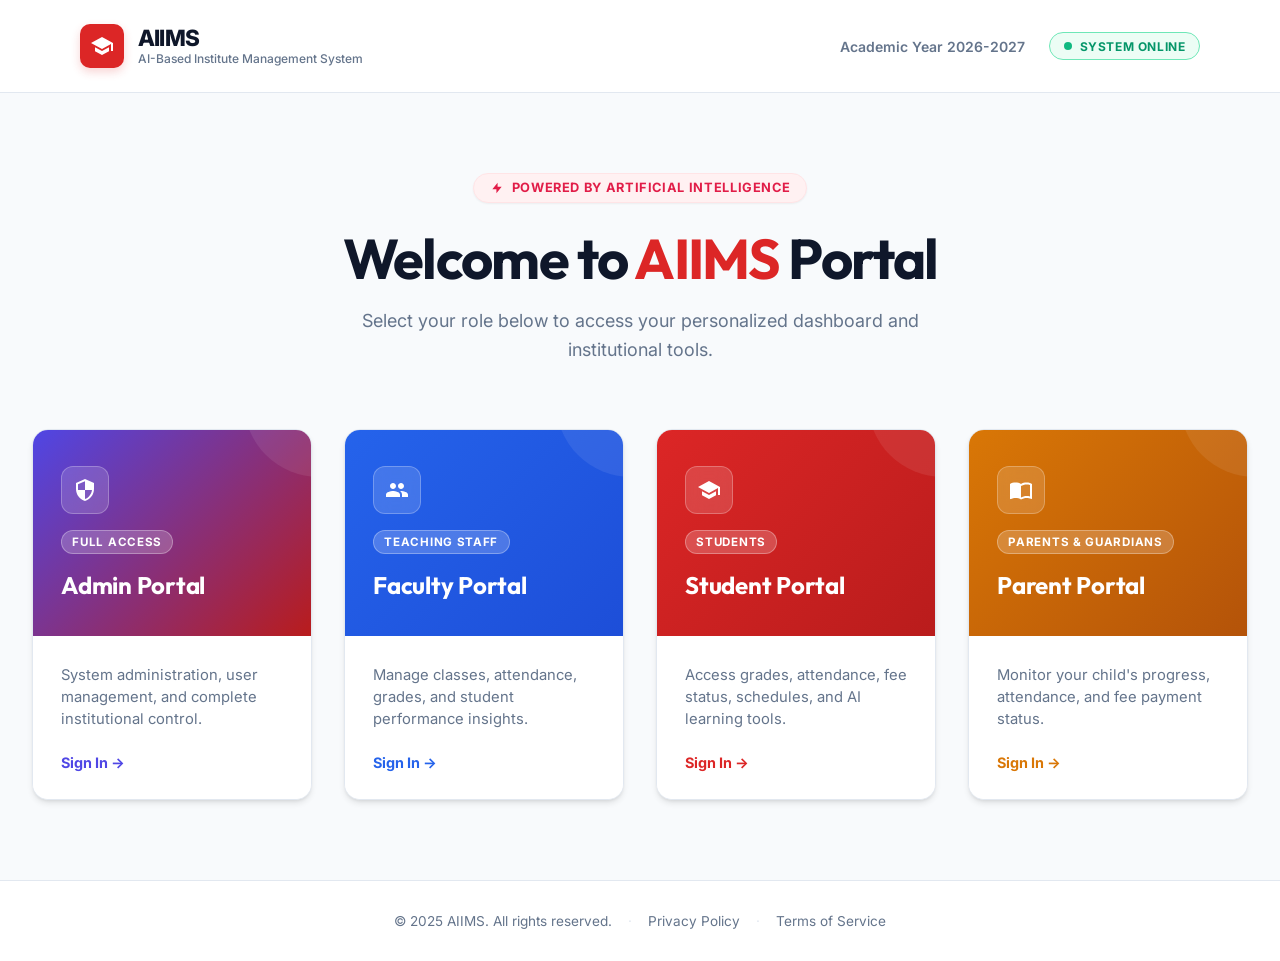
<file: index.html>
<!DOCTYPE html>
<html lang="en">

<head>
  <meta charset="UTF-8">
  <meta name="viewport" content="width=device-width, initial-scale=1.0">
  <title>AIIMS - AI-Based Institute Management System</title>
  <meta name="description"
    content="AIIMS â€” AI-powered portal for Admins, Faculty, Students, and Parents. Select your role to access your personalized dashboard.">
  <link rel="stylesheet" href="style.css">
  <style>
    /* User requested red overrides */
    .brand-icon { background-color: #dc2626 !important; box-shadow: 0 4px 10px rgba(220, 38, 38, 0.2) !important; }
    .hero-title span { color: #dc2626 !important; }
    
    .portal-card.theme-student .card-header { background: linear-gradient(135deg, #dc2626, #b91c1c) !important; }
    .portal-card.theme-student .card-action-link { color: #dc2626 !important; }
    .portal-card.theme-student:hover { border-color: #fca5a5 !important; }
  </style>
</head>

<body>

  <!-- Header -->
  <header class="landing-header">
    <div class="brand-container">
      <div class="brand-icon">
        <!-- AIIMS Grid -->
        <svg xmlns="http://www.w3.org/2000/svg" viewBox="0 0 24 24" width="24" height="24" fill="white">
          <path d="M5 13.18v4L12 21l7-3.82v-4L12 17l-7-3.82zM12 3L1 9l11 6 9-4.91V17h2V9L12 3z" />
        </svg>
      </div>
      <div class="brand-text-wrapper">
        <span class="brand-title">AIIMS</span>
        <span class="brand-subtitle">AI-Based Institute Management System</span>
      </div>
    </div>
    <div class="header-meta">
      <div class="academic-year">Academic Year 2026-2027</div>
      <div class="system-status">
        <span class="status-dot"></span>
        System Online
      </div>
    </div>
  </header>

  <!-- Main Content -->
  <main style="flex-grow: 1; display: flex; flex-direction: column; justify-content: center;">

    <!-- Hero Section -->
    <section class="hero-section animate-fade-in-up">
      <div class="ai-badge">
        <svg xmlns="http://www.w3.org/2000/svg" viewBox="0 0 24 24" width="14" height="14" fill="currentColor">
          <path d="M13 10V3L4 14h7v7l9-11h-7z" />
        </svg>
        Powered by Artificial Intelligence
      </div>
      <h1 class="hero-title">Welcome to <span>AIIMS</span> Portal</h1>
      <p class="hero-subtitle">Select your role below to access your personalized dashboard and institutional tools.</p>
    </section>

    <!-- Portals Card Grid â€” cards link to login pages -->
    <section class="portals-grid animate-fade-in" style="animation-delay: 0.2s;">

      <!-- Admin Portal Card -->
      <a href="login-admin.html" class="portal-card theme-admin">
        <div class="card-header">
          <div class="card-icon-container">
            <!-- Shield Icon -->
            <svg xmlns="http://www.w3.org/2000/svg" viewBox="0 0 24 24" fill="white" width="24" height="24">
              <path
                d="M12 1L3 5v6c0 5.55 3.84 10.74 9 12 5.16-1.26 9-6.45 9-12V5l-9-4zm0 10.99h7c-.53 4.12-3.28 7.79-7 8.94V12H5V6.3l7-3.11v8.8z" />
            </svg>
          </div>
          <div class="card-role-badge">Full Access</div>
          <h2 class="portal-title">Admin Portal</h2>
        </div>
        <div class="card-body">
          <p class="portal-description">System administration, user management, and complete institutional control.</p>
          <span class="card-action-link">Sign In &rarr;</span>
        </div>
      </a>

      <!-- Faculty Portal Card -->
      <a href="login-faculty.html" class="portal-card theme-faculty">
        <div class="card-header">
          <div class="card-icon-container">
            <!-- Users Icon -->
            <svg xmlns="http://www.w3.org/2000/svg" viewBox="0 0 24 24" fill="white" width="24" height="24">
              <path
                d="M16 11c1.66 0 2.99-1.34 2.99-3S17.66 5 16 5c-1.66 0-3 1.34-3 3s1.34 3 3 3zm-8 0c1.66 0 2.99-1.34 2.99-3S9.66 5 8 5C6.34 5 5 6.34 5 8s1.34 3 3 3zm0 2c-2.33 0-7 1.17-7 3.5V19h14v-2.5c0-2.33-4.67-3.5-7-3.5zm8 0c-.29 0-.62.02-.97.05 1.16.84 1.97 1.97 1.97 3.45V19h6v-2.5c0-2.33-4.67-3.5-7-3.5z" />
            </svg>
          </div>
          <div class="card-role-badge">Teaching Staff</div>
          <h2 class="portal-title">Faculty Portal</h2>
        </div>
        <div class="card-body">
          <p class="portal-description">Manage classes, attendance, grades, and student performance insights.</p>
          <span class="card-action-link">Sign In &rarr;</span>
        </div>
      </a>

      <!-- Student Portal Card -->
      <a href="login-student.html" class="portal-card theme-student">
        <div class="card-header">
          <div class="card-icon-container">
            <!-- Graduation Cap Icon -->
            <svg xmlns="http://www.w3.org/2000/svg" viewBox="0 0 24 24" fill="white" width="24" height="24">
              <path d="M5 13.18v4L12 21l7-3.82v-4L12 17l-7-3.82zM12 3L1 9l11 6 9-4.91V17h2V9L12 3z" />
            </svg>
          </div>
          <div class="card-role-badge">Students</div>
          <h2 class="portal-title">Student Portal</h2>
        </div>
        <div class="card-body">
          <p class="portal-description">Access grades, attendance, fee status, schedules, and AI learning tools.</p>
          <span class="card-action-link">Sign In &rarr;</span>
        </div>
      </a>

      <!-- Parent Portal Card -->
      <a href="login-parent.html" class="portal-card theme-parent">
        <div class="card-header">
          <div class="card-icon-container">
            <!-- Open Book Icon -->
            <svg xmlns="http://www.w3.org/2000/svg" viewBox="0 0 24 24" fill="white" width="24" height="24">
              <path
                d="M21 5c-1.11-.35-2.33-.5-3.5-.5-1.95 0-4.05.4-5.5 1.5-1.45-1.1-3.55-1.5-5.5-1.5S2.45 4.9 1 6v14.65c0 .25.25.5.5.5.1 0 .15-.05.25-.05C3.1 20.45 5.05 20 6.5 20c1.95 0 4.05.4 5.5 1.5 1.35-.85 3.8-1.5 5.5-1.5 1.65 0 3.35.3 4.75 1.05.1.05.15.05.25.05.25 0 .5-.25.5-.5V6c-.6-.45-1.25-.75-2-1zm0 13.5c-1.1-.35-2.3-.5-3.5-.5-1.7 0-4.15.65-5.5 1.5V8c1.35-.85 3.8-1.5 5.5-1.5 1.2 0 2.4.15 3.5.5v11.5z" />
            </svg>
          </div>
          <div class="card-role-badge">Parents &amp; Guardians</div>
          <h2 class="portal-title">Parent Portal</h2>
        </div>
        <div class="card-body">
          <p class="portal-description">Monitor your child's progress, attendance, and fee payment status.</p>
          <span class="card-action-link">Sign In &rarr;</span>
        </div>
      </a>

    </section>
  </main>

  <!-- Footer -->
  <footer class="landing-footer">
    <div class="footer-content">
      <span>&copy; 2025 AIIMS. All rights reserved.</span>
      <span class="footer-separator">&middot;</span>
      <a href="#" class="footer-link">Privacy Policy</a>
      <span class="footer-separator">&middot;</span>
      <a href="#" class="footer-link">Terms of Service</a>
    </div>
  </footer>

</body>

</html>
</file>
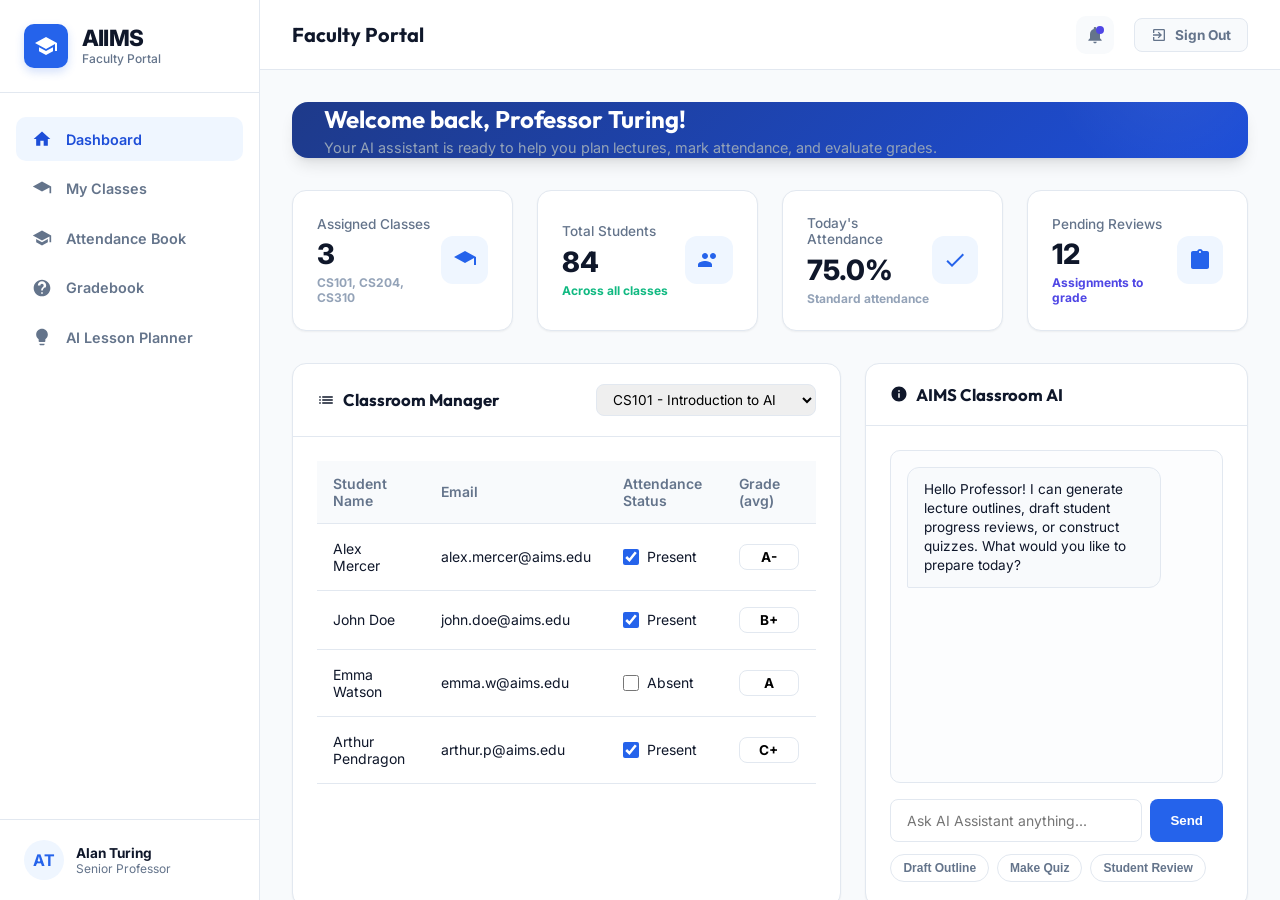
<file: faculty.html>
﻿<!DOCTYPE html>
<html lang="en">
<head>
  <meta charset="UTF-8">
  <meta name="viewport" content="width=device-width, initial-scale=1.0">
  <title>Faculty Portal - AIMS</title>
  <link rel="stylesheet" href="style.css">
</head>
<body>

  <div class="dashboard-wrapper theme-faculty-portal">
    
    <!-- Sidebar -->
    <aside class="sidebar">
      <div class="sidebar-header">
        <a href="index.html" class="brand-container">
          <div class="brand-icon" style="background-color: var(--faculty-blue); box-shadow: 0 4px 10px rgba(37, 99, 235, 0.2);">
            <svg xmlns="http://www.w3.org/2000/svg" viewBox="0 0 24 24" width="24" height="24" fill="white">
              <path d="M5 13.18v4L12 21l7-3.82v-4L12 17l-7-3.82zM12 3L1 9l11 6 9-4.91V17h2V9L12 3z"/>
            </svg>
          </div>
          <div class="brand-text-wrapper">
            <span class="brand-title">AIIMS</span>
            <span class="brand-subtitle">Faculty Portal</span>
          </div>
        </a>
      </div>
      
      <nav class="sidebar-nav">
        <a href="#" class="sidebar-nav-item active">
          <!-- Dashboard Icon -->
          <svg viewBox="0 0 24 24"><path d="M10 20v-6h4v6h5v-8h3L12 3 2 12h3v8z"/></svg>
          Dashboard
        </a>
        <a href="#" class="sidebar-nav-item">
          <!-- Classrooms Icon -->
          <svg viewBox="0 0 24 24"><path d="M12 3L1 9l11 6 9-4.91V17h2V9L12 3z"/></svg>
          My Classes
        </a>
        <a href="#" class="sidebar-nav-item">
          <!-- Clipboard / Attendance Icon -->
          <svg viewBox="0 0 24 24"><path d="M5 13.18v4L12 21l7-3.82v-4L12 17l-7-3.82zM12 3L1 9l11 6 9-4.91V17h2V9L12 3z"/></svg>
          Attendance Book
        </a>
        <a href="#" class="sidebar-nav-item">
          <!-- Grades Icon -->
          <svg viewBox="0 0 24 24"><path d="M12 2C6.48 2 2 6.48 2 12s4.48 10 10 10 10-4.48 10-10S17.52 2 12 2zm1 17h-2v-2h2v2zm2.07-7.75l-.9.92C13.45 12.9 13 13.5 13 15h-2v-.5c0-1.1.45-2.1 1.17-2.83l1.24-1.26c.37-.36.59-.86.59-1.41 0-1.1-.9-2-2-2s-2 .9-2 2H7c0-2.76 2.24-5 5-5s5 2.24 5 5c0 1.04-.42 1.99-1.07 2.75z"/></svg>
          Gradebook
        </a>
        <a href="#" class="sidebar-nav-item">
          <!-- AI Icon -->
          <svg viewBox="0 0 24 24"><path d="M9 21c0 .55.45 1 1 1h4c.55 0 1-.45 1-1v-1H9v1zm3-19C8.14 2 5 5.14 5 9c0 2.38 1.19 4.47 3 5.74V17c0 .55.45 1 1 1h6c.55 0 1-.45 1-1v-2.26c1.81-1.27 3-3.36 3-5.74 0-3.86-3.14-7-7-7z"/></svg>
          AI Lesson Planner
        </a>
      </nav>

      <div class="sidebar-footer">
        <div class="user-profile-widget">
          <div class="user-avatar">AT</div>
          <div class="user-info">
            <span class="user-name">Alan Turing</span>
            <span class="user-role">Senior Professor</span>
          </div>
        </div>
      </div>
    </aside>

    <!-- Main Panel -->
    <main class="main-panel">
      
      <!-- Dashboard Header -->
      <header class="dashboard-header">
        <h1 class="page-title">Faculty Portal</h1>
        <div class="header-actions">
          <div class="notification-bell">
            <svg xmlns="http://www.w3.org/2000/svg" viewBox="0 0 24 24" width="20" height="20" fill="currentColor">
              <path d="M12 22c1.1 0 2-.9 2-2h-4c0 1.1.89 2 2 2zm6-6v-5c0-3.07-1.64-5.64-4.5-6.32V4c0-.83-.67-1.5-1.5-1.5s-1.5.67-1.5 1.5v.68C7.63 5.36 6 7.92 6 11v5l-2 2v1h16v-1l-2-2z"/>
            </svg>
            <span class="notification-badge"></span>
          </div>
          <a href="login-faculty.html" class="btn-logout">
            <svg xmlns="http://www.w3.org/2000/svg" viewBox="0 0 24 24" width="16" height="16" fill="currentColor">
              <path d="M10.09 15.59L11.5 17l5-5-5-5-1.41 1.41L12.67 11H3v2h9.67l-2.58 2.59zM19 3H5c-1.11 0-2 .9-2 2v4h2V5h14v14H5v-4H3v4c0 1.1.89 2 2 2h14c1.1 0 2-.9 2-2V5c0-1.1-.9-2-2-2z"/>
            </svg>
            Sign Out
          </a>
        </div>
      </header>

      <!-- Canvas -->
      <div class="canvas">
        
        <!-- Info Banner -->
        <section class="info-banner" style="background: linear-gradient(135deg, #1e3a8a, #1d4ed8);">
          <div class="info-banner-text">
            <h2>Welcome back, Professor Turing!</h2>
            <p>Your AI assistant is ready to help you plan lectures, mark attendance, and evaluate grades.</p>
          </div>
          <div class="info-banner-bg-shape"></div>
        </section>

        <!-- Stats Grid -->
        <section class="stats-grid">
          <div class="stat-card">
            <div class="stat-info">
              <span class="stat-label">Assigned Classes</span>
              <span class="stat-value">3</span>
              <span class="stat-change" style="color: var(--text-light)">
                CS101, CS204, CS310
              </span>
            </div>
            <div class="stat-icon-wrapper">
              <svg viewBox="0 0 24 24"><path d="M12 3L1 9l11 6 9-4.91V17h2V9L12 3z"/></svg>
            </div>
          </div>
          <div class="stat-card">
            <div class="stat-info">
              <span class="stat-label">Total Students</span>
              <span class="stat-value">84</span>
              <span class="stat-change positive">
                Across all classes
              </span>
            </div>
            <div class="stat-icon-wrapper">
              <svg viewBox="0 0 24 24"><path d="M16 11c1.66 0 2.99-1.34 2.99-3S17.66 5 16 5c-1.66 0-3 1.34-3 3s1.34 3 3 3zm-8 0c1.66 0 2.99-1.34 2.99-3S9.66 5 8 5C6.34 5 5 6.34 5 8s1.34 3 3 3zm0 2c-2.33 0-7 1.17-7 3.5V19h14v-2.5c0-2.33-4.67-3.5-7-3.5z"/></svg>
            </div>
          </div>
          <div class="stat-card">
            <div class="stat-info">
              <span class="stat-label">Today's Attendance</span>
              <span class="stat-value" id="attendance-rate">95.2%</span>
              <span class="stat-change positive" id="attendance-feedback">
                Optimal turnout
              </span>
            </div>
            <div class="stat-icon-wrapper">
              <svg viewBox="0 0 24 24"><path d="M9 16.17L4.83 12l-1.42 1.41L9 19 21 7l-1.41-1.41z"/></svg>
            </div>
          </div>
          <div class="stat-card">
            <div class="stat-info">
              <span class="stat-label">Pending Reviews</span>
              <span class="stat-value">12</span>
              <span class="stat-change negative">
                Assignments to grade
              </span>
            </div>
            <div class="stat-icon-wrapper">
              <svg viewBox="0 0 24 24"><path d="M19 3h-4.18C14.4 1.84 13.3 1 12 1c-1.3 0-2.4.84-2.82 2H5c-1.1 0-2 .9-2 2v14c0 1.1.9 2 2 2h14c1.1 0 2-.9 2-2V5c0-1.1-.9-2-2-2zm-7 0c.55 0 1 .45 1 1s-.45 1-1 1-1-.45-1-1 .45-1 1-1z"/></svg>
            </div>
          </div>
        </section>

        <!-- Two Columns Layout -->
        <div class="dashboard-columns">
          
          <!-- Column 1: Classroom Attendance Tracker -->
          <div class="dashboard-card">
            <div class="dashboard-card-header">
              <h2 class="dashboard-card-title">
                <svg xmlns="http://www.w3.org/2000/svg" viewBox="0 0 24 24" width="18" height="18" fill="currentColor">
                  <path d="M3 13h2v-2H3v2zm0 4h2v-2H3v2zm0-8h2V7H3v2zm4 4h14v-2H7v2zm0 4h14v-2H7v2zm0-8h14V7H7v2z"/>
                </svg>
                Classroom Manager
              </h2>
              
              <div class="card-header-actions">
                <select id="class-select" class="form-control" style="width: 220px; padding: 0.4rem 0.75rem; font-size: 0.85rem;" onchange="loadClassData()">
                  <option value="cs101">CS101 - Introduction to AI</option>
                  <option value="cs204">CS204 - Machine Learning</option>
                  <option value="cs310">CS310 - Neural Networks</option>
                </select>
              </div>
            </div>
            
            <div class="dashboard-card-body">
              <div class="table-responsive">
                <table class="custom-table" id="attendance-table">
                  <thead>
                    <tr>
                      <th>Student Name</th>
                      <th>Email</th>
                      <th>Attendance Status</th>
                      <th>Grade (avg)</th>
                    </tr>
                  </thead>
                  <tbody id="student-tbody">
                    <!-- Loaded dynamically via js -->
                  </tbody>
                </table>
              </div>
            </div>
          </div>

          <!-- Column 2: AI Classroom Assistant -->
          <div class="dashboard-card">
            <div class="dashboard-card-header">
              <h2 class="dashboard-card-title">
                <svg xmlns="http://www.w3.org/2000/svg" viewBox="0 0 24 24" width="18" height="18" fill="currentColor">
                  <path d="M12 2C6.48 2 2 6.48 2 12s4.48 10 10 10 10-4.48 10-10S17.52 2 12 2zm1 15h-2v-6h2v6zm0-8h-2V7h2v2z"/>
                </svg>
                AIMS Classroom AI
              </h2>
            </div>
            <div class="dashboard-card-body ai-widget">
              <div class="ai-messages" id="chat-messages">
                <div class="ai-message system">
                  Hello Professor! I can generate lecture outlines, draft student progress reviews, or construct quizzes. What would you like to prepare today?
                </div>
              </div>
              
              <div class="ai-input-group">
                <input type="text" id="chat-input" class="ai-input" placeholder="Ask AI Assistant anything...">
                <button class="btn-ai-send" onclick="sendChatMessage()">Send</button>
              </div>

              <div class="quick-prompts">
                <button class="quick-prompt-btn" onclick="triggerQuickPrompt('Generate outline for Recursion lecture')">Draft Outline</button>
                <button class="quick-prompt-btn" onclick="triggerQuickPrompt('Create 3-question Quiz on Bayes Theorem')">Make Quiz</button>
                <button class="quick-prompt-btn" onclick="triggerQuickPrompt('Draft a brief progress summary for Alex Mercer')">Student Review</button>
              </div>
            </div>
          </div>

        </div>

      </div>
    </main>

  </div>

  <script>
    // Mock Data for classes
    const classData = {
      cs101: [
        { name: "Alex Mercer", email: "alex.mercer@aims.edu", present: true, grade: "A-" },
        { name: "John Doe", email: "john.doe@aims.edu", present: true, grade: "B+" },
        { name: "Emma Watson", email: "emma.w@aims.edu", present: false, grade: "A" },
        { name: "Arthur Pendragon", email: "arthur.p@aims.edu", present: true, grade: "C+" }
      ],
      cs204: [
        { name: "Albert Einstein", email: "albert.e@aims.edu", present: true, grade: "A+" },
        { name: "Ada Lovelace", email: "ada.l@aims.edu", present: true, grade: "A" },
        { name: "Charles Babbage", email: "charles.b@aims.edu", present: false, grade: "B-" }
      ],
      cs310: [
        { name: "Grace Hopper", email: "grace.h@aims.edu", present: true, grade: "A" },
        { name: "Alan Turing", email: "alan.t@aims.edu", present: true, grade: "A+" },
        { name: "Steve Jobs", email: "steve.j@aims.edu", present: false, grade: "B+" },
        { name: "Bill Gates", email: "bill.g@aims.edu", present: true, grade: "B" }
      ]
    };

    function loadClassData() {
      const select = document.getElementById('class-select');
      const students = classData[select.value];
      const tbody = document.getElementById('student-tbody');
      tbody.innerHTML = '';

      students.forEach((student, index) => {
        const tr = document.createElement('tr');
        tr.innerHTML = `
          <td>${student.name}</td>
          <td>${student.email}</td>
          <td>
            <label class="switch-container" style="display: flex; align-items: center; gap: 0.5rem; cursor: pointer;">
              <input type="checkbox" ${student.present ? 'checked' : ''} onchange="toggleAttendance('${select.value}', ${index}, this)" style="cursor: pointer; width: 16px; height: 16px; accent-color: var(--faculty-blue);">
              <span>${student.present ? 'Present' : 'Absent'}</span>
            </label>
          </td>
          <td>
            <input type="text" value="${student.grade}" class="form-control" style="width: 60px; padding: 0.25rem; font-size: 0.85rem; text-align: center; font-weight: 700; border-color: var(--border-light);" onchange="updateGrade('${select.value}', ${index}, this.value)">
          </td>
        `;
        tbody.appendChild(tr);
      });
      calculateAttendanceRate();
    }

    function toggleAttendance(classKey, index, checkbox) {
      classData[classKey][index].present = checkbox.checked;
      checkbox.nextElementSibling.textContent = checkbox.checked ? 'Present' : 'Absent';
      calculateAttendanceRate();
    }

    function updateGrade(classKey, index, grade) {
      classData[classKey][index].grade = grade;
    }

    function calculateAttendanceRate() {
      const select = document.getElementById('class-select');
      const students = classData[select.value];
      const presents = students.filter(s => s.present).length;
      const rate = ((presents / students.length) * 100).toFixed(1);
      
      document.getElementById('attendance-rate').textContent = `${rate}%`;
      const feedback = document.getElementById('attendance-feedback');
      if (rate >= 90) {
        feedback.textContent = 'Excellent attendance!';
        feedback.className = 'stat-change positive';
      } else if (rate >= 75) {
        feedback.textContent = 'Standard attendance';
        feedback.className = 'stat-change';
        feedback.style.color = 'var(--text-light)';
      } else {
        feedback.textContent = 'Warning: low attendance';
        feedback.className = 'stat-change negative';
      }
    }

    // Chatbot functionality
    function sendChatMessage() {
      const input = document.getElementById('chat-input');
      const text = input.value.trim();
      if (!text) return;

      appendMessage(text, 'user');
      input.value = '';

      // Simulate AI response
      setTimeout(() => {
        let aiText = `I have received your request regarding: "${text}". As your AI assistant, I can compile outlines or quizzes instantly. Check the quick action buttons for templates!`;
        appendMessage(aiText, 'system');
      }, 700);
    }

    function triggerQuickPrompt(promptText) {
      appendMessage(promptText, 'user');
      
      setTimeout(() => {
        let aiResponse = '';
        if (promptText.includes('Outline')) {
          aiResponse = `### Lecture Outline: Introduction to Recursion\n\n1. **Core Concept**: Definition of recursion, Base Case vs Recursive Case.\n2. **Visual Walkthrough**: Call stack operations with Factorial example.\n3. **Practical Challenge**: Fibonacci Sequence (Recursive vs Iterative performance).\n4. **Pitfalls**: Infinite loops and Stack Overflow errors.`;
        } else if (promptText.includes('Quiz')) {
          aiResponse = `### Quiz: Bayes Theorem Basics\n\n* **Q1**: What is the mathematical formulation of Bayes Theorem?\n* **Q2**: Define the difference between Prior Probability and Posterior Probability.\n* **Q3**: (Scenario) If a medical test has 99% accuracy, why does false-positive rate depend heavily on population prevalence?`;
        } else {
          aiResponse = `### Progress Summary: Alex Mercer\n\n* **Current Attendance**: 100% (Present for all CS101 classes).\n* **Academics**: Average Grade 'A-'. Excels in AI concepts and logical design.\n* **Growth Opportunity**: Active participation in class discussions.\n* **Recommendation**: Assign intermediate neural net concepts for early credit.`;
        }
        appendMessage(aiResponse, 'system');
      }, 1000);
    }

    function appendMessage(text, sender) {
      const chat = document.getElementById('chat-messages');
      const msg = document.createElement('div');
      msg.className = `ai-message ${sender}`;
      msg.innerHTML = text.replace(/\n/g, '<br>');
      chat.appendChild(msg);
      chat.scrollTop = chat.scrollHeight;
    }

    // Initial load
    loadClassData();
  </script>
</body>
</html>
</file>
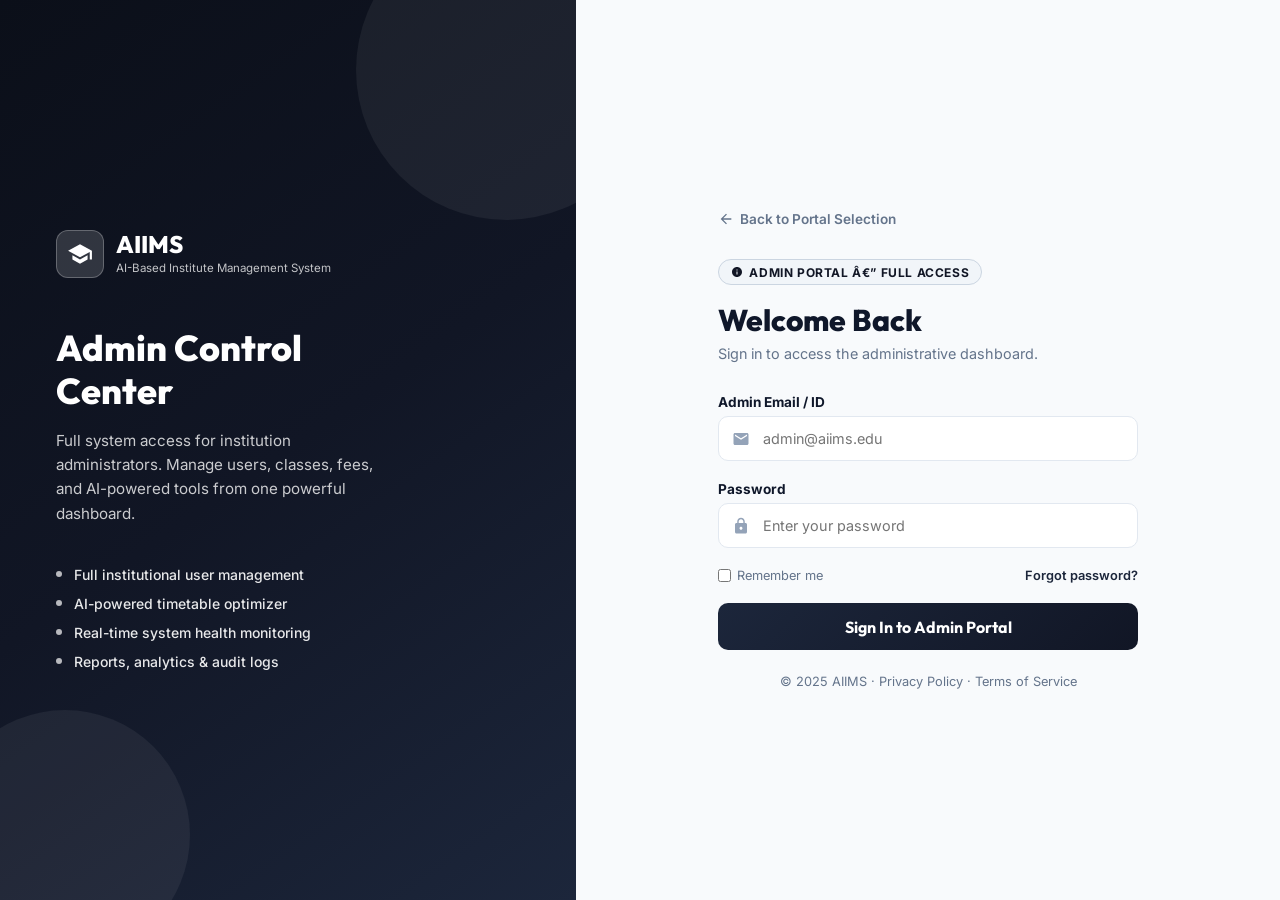
<file: login-admin.html>
﻿<!DOCTYPE html>
<html lang="en">
<head>
  <meta charset="UTF-8">
  <meta name="viewport" content="width=device-width, initial-scale=1.0">
  <title>Admin Sign In - AIIMS</title>
  <link rel="stylesheet" href="style.css">
  <link rel="stylesheet" href="login.css">
</head>
<body>
  <div class="login-wrapper">
    <div class="login-left theme-red">
      <div class="left-content">
        <a href="index.html" class="left-logo">
          <div class="left-logo-icon">
            <svg xmlns="http://www.w3.org/2000/svg" viewBox="0 0 24 24" width="26" height="26" fill="white">
              <path d="M5 13.18v4L12 21l7-3.82v-4L12 17l-7-3.82zM12 3L1 9l11 6 9-4.91V17h2V9L12 3z"/>
            </svg>
          </div>
          <div class="left-logo-text">
            <span class="title">AIIMS</span>
            <span class="sub">AI-Based Institute Management System</span>
          </div>
        </a>
        <h2 class="left-heading">Admin Control<br>Center</h2>
        <p class="left-desc">Full system access for institution administrators. Manage users, classes, fees, and AI-powered tools from one powerful dashboard.</p>
        <div class="left-features">
          <div class="left-feature-item"><span class="left-feature-dot"></span> Full institutional user management</div>
          <div class="left-feature-item"><span class="left-feature-dot"></span> AI-powered timetable optimizer</div>
          <div class="left-feature-item"><span class="left-feature-dot"></span> Real-time system health monitoring</div>
          <div class="left-feature-item"><span class="left-feature-dot"></span> Reports, analytics & audit logs</div>
        </div>
      </div>
    </div>

    <div class="login-right">
      <div class="login-form-container">
        <a href="index.html" class="back-link">
          <svg viewBox="0 0 24 24" width="16" height="16" fill="currentColor"><path d="M20 11H7.83l5.59-5.59L12 4l-8 8 8 8 1.41-1.41L7.83 13H20v-2z"/></svg>
          Back to Portal Selection
        </a>
        <div class="form-header">
          <span class="portal-badge red">
            <svg viewBox="0 0 24 24" width="12" height="12" fill="currentColor"><path d="M12 2C6.48 2 2 6.48 2 12s4.48 10 10 10 10-4.48 10-10S17.52 2 12 2zm1 15h-2v-6h2v6zm0-8h-2V7h2v2z"/></svg>
            Admin Portal â€” Full Access
          </span>
          <h1>Welcome Back</h1>
          <p>Sign in to access the administrative dashboard.</p>
        </div>

        <div class="error-msg red" id="error-msg">Invalid credentials. Please try again.</div>

        <form class="login-form" onsubmit="handleLogin(event)">
          <div class="field-group">
            <label for="email">Admin Email / ID</label>
            <div class="field-input-wrap">
              <svg class="field-icon" viewBox="0 0 24 24" width="18" height="18" fill="currentColor"><path d="M20 4H4c-1.1 0-2 .9-2 2v12c0 1.1.9 2 2 2h16c1.1 0 2-.9 2-2V6c0-1.1-.9-2-2-2zm0 4l-8 5-8-5V6l8 5 8-5v2z"/></svg>
              <input type="text" id="email" class="field-input red" placeholder="admin@aiims.edu" required>
            </div>
          </div>
          <div class="field-group">
            <label for="password">Password</label>
            <div class="field-input-wrap">
              <svg class="field-icon" viewBox="0 0 24 24" width="18" height="18" fill="currentColor"><path d="M18 8h-1V6c0-2.76-2.24-5-5-5S7 3.24 7 6v2H6c-1.1 0-2 .9-2 2v10c0 1.1.9 2 2 2h12c1.1 0 2-.9 2-2V10c0-1.1-.9-2-2-2zm-6 9c-1.1 0-2-.9-2-2s.9-2 2-2 2 .9 2 2-.9 2-2 2zm3.1-9H8.9V6c0-1.71 1.39-3.1 3.1-3.1s3.1 1.39 3.1 3.1v2z"/></svg>
              <input type="password" id="password" class="field-input red" placeholder="Enter your password" required>
            </div>
          </div>
          <div class="form-options">
            <label class="remember-label"><input type="checkbox" style="accent-color:#dc2626;"> Remember me</label>
            <a href="#" class="forgot-link red">Forgot password?</a>
          </div>
          <button type="submit" class="btn-login red">Sign In to Admin Portal</button>
        </form>

        <div class="login-footer">&copy; 2025 AIIMS &middot; <a href="#" style="color:#64748b;text-decoration:none;">Privacy Policy</a> &middot; <a href="#" style="color:#64748b;text-decoration:none;">Terms of Service</a></div>
      </div>
    </div>
  </div>
  <script>
    function handleLogin(e) {
      e.preventDefault();
      const email = document.getElementById('email').value.trim();
      const pass  = document.getElementById('password').value.trim();
      if (email && pass) { window.location.href = 'admin.html'; }
      else { document.getElementById('error-msg').style.display = 'block'; }
    }
  </script>
</body>
</html>
</file>
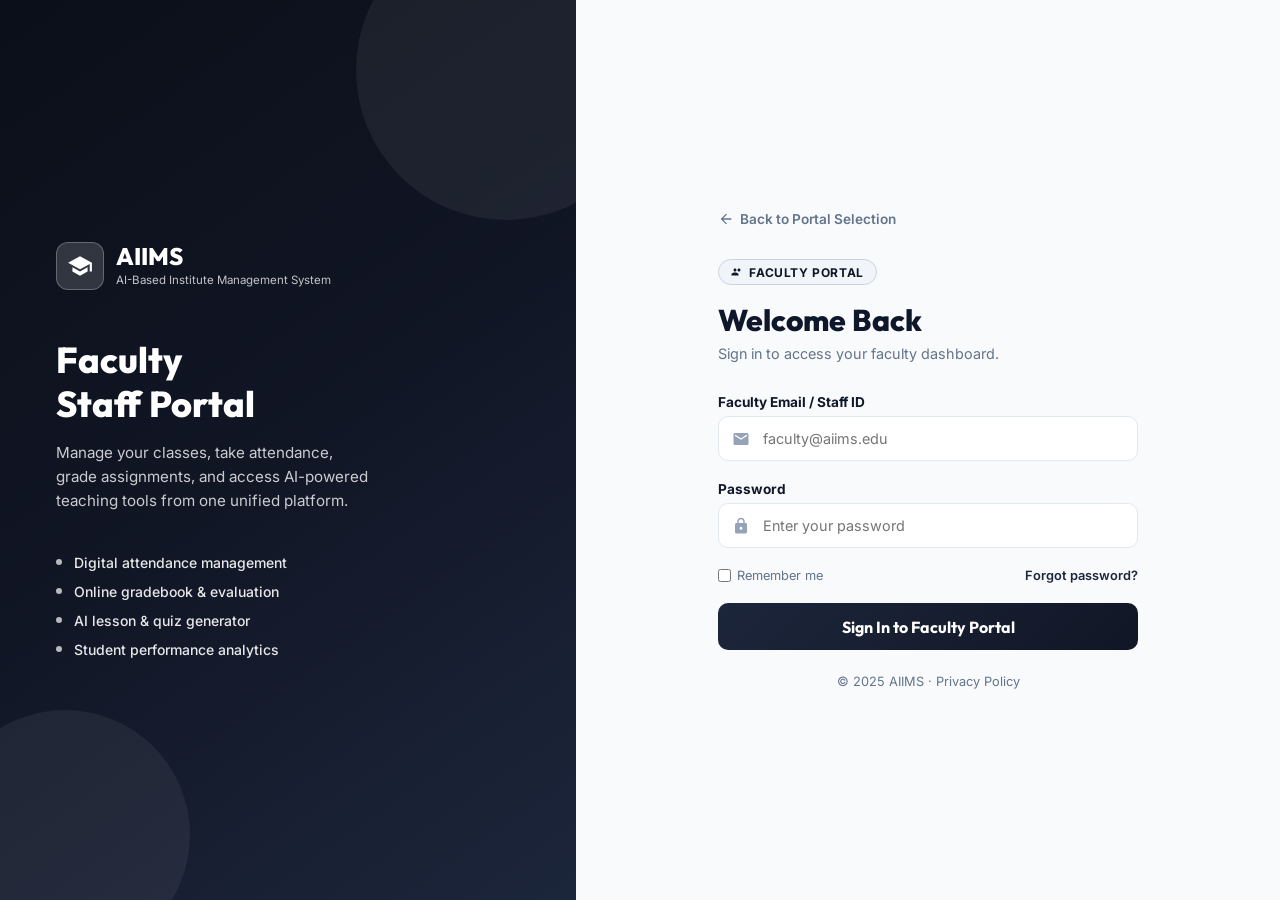
<file: login-faculty.html>
<!DOCTYPE html>
<html lang="en">
<head>
  <meta charset="UTF-8">
  <meta name="viewport" content="width=device-width, initial-scale=1.0">
  <title>Faculty Sign In - AIIMS</title>
  <link rel="stylesheet" href="style.css">
  <link rel="stylesheet" href="login.css">
</head>
<body>
  <div class="login-wrapper">
    <div class="login-left theme-blue">
      <div class="left-content">
        <div class="left-logo">
          <div class="left-logo-icon">
            <svg xmlns="http://www.w3.org/2000/svg" viewBox="0 0 24 24" width="26" height="26" fill="white">
              <path d="M5 13.18v4L12 21l7-3.82v-4L12 17l-7-3.82zM12 3L1 9l11 6 9-4.91V17h2V9L12 3z"/>
            </svg>
          </div>
          <div class="left-logo-text">
            <span class="title">AIIMS</span>
            <span class="sub">AI-Based Institute Management System</span>
          </div>
        </div>
        <h2 class="left-heading">Faculty<br>Staff Portal</h2>
        <p class="left-desc">Manage your classes, take attendance, grade assignments, and access AI-powered teaching tools from one unified platform.</p>
        <div class="left-features">
          <div class="left-feature-item"><span class="left-feature-dot"></span> Digital attendance management</div>
          <div class="left-feature-item"><span class="left-feature-dot"></span> Online gradebook & evaluation</div>
          <div class="left-feature-item"><span class="left-feature-dot"></span> AI lesson & quiz generator</div>
          <div class="left-feature-item"><span class="left-feature-dot"></span> Student performance analytics</div>
        </div>
      </div>
    </div>

    <div class="login-right">
      <div class="login-form-container">
        <a href="index.html" class="back-link">
          <svg viewBox="0 0 24 24" width="16" height="16" fill="currentColor"><path d="M20 11H7.83l5.59-5.59L12 4l-8 8 8 8 1.41-1.41L7.83 13H20v-2z"/></svg>
          Back to Portal Selection
        </a>
        <div class="form-header">
          <span class="portal-badge blue">
            <svg viewBox="0 0 24 24" width="12" height="12" fill="currentColor"><path d="M16 11c1.66 0 2.99-1.34 2.99-3S17.66 5 16 5c-1.66 0-3 1.34-3 3s1.34 3 3 3zm-8 0c1.66 0 2.99-1.34 2.99-3S9.66 5 8 5C6.34 5 5 6.34 5 8s1.34 3 3 3zm0 2c-2.33 0-7 1.17-7 3.5V19h14v-2.5c0-2.33-4.67-3.5-7-3.5z"/></svg>
            Faculty Portal
          </span>
          <h1>Welcome Back</h1>
          <p>Sign in to access your faculty dashboard.</p>
        </div>
        <div class="error-msg" id="error-msg">Invalid credentials. Please try again.</div>
        <form class="login-form" onsubmit="handleLogin(event)">
          <div class="field-group">
            <label for="email">Faculty Email / Staff ID</label>
            <div class="field-input-wrap">
              <svg class="field-icon" viewBox="0 0 24 24" width="18" height="18" fill="currentColor"><path d="M20 4H4c-1.1 0-2 .9-2 2v12c0 1.1.9 2 2 2h16c1.1 0 2-.9 2-2V6c0-1.1-.9-2-2-2zm0 4l-8 5-8-5V6l8 5 8-5v2z"/></svg>
              <input type="text" id="email" class="field-input blue" placeholder="faculty@aiims.edu" required>
            </div>
          </div>
          <div class="field-group">
            <label for="password">Password</label>
            <div class="field-input-wrap">
              <svg class="field-icon" viewBox="0 0 24 24" width="18" height="18" fill="currentColor"><path d="M18 8h-1V6c0-2.76-2.24-5-5-5S7 3.24 7 6v2H6c-1.1 0-2 .9-2 2v10c0 1.1.9 2 2 2h12c1.1 0 2-.9 2-2V10c0-1.1-.9-2-2-2zm-6 9c-1.1 0-2-.9-2-2s.9-2 2-2 2 .9 2 2-.9 2-2 2zm3.1-9H8.9V6c0-1.71 1.39-3.1 3.1-3.1s3.1 1.39 3.1 3.1v2z"/></svg>
              <input type="password" id="password" class="field-input blue" placeholder="Enter your password" required>
            </div>
          </div>
          <div class="form-options">
            <label class="remember-label"><input type="checkbox" style="accent-color:#111625;"> Remember me</label>
            <a href="#" class="forgot-link blue">Forgot password?</a>
          </div>
          <button type="submit" class="btn-login blue">Sign In to Faculty Portal</button>
        </form>
        <div class="login-footer">&copy; 2025 AIIMS &middot; <a href="#" style="color:var(--text-muted);text-decoration:none;">Privacy Policy</a></div>
      </div>
    </div>
  </div>
  <script>
    function handleLogin(e) {
      e.preventDefault();
      const email = document.getElementById('email').value.trim();
      const password = document.getElementById('password').value.trim();
      if (email && password) { window.location.href = 'faculty.html'; }
      else { document.getElementById('error-msg').style.display = 'block'; }
    }
  </script>
</body>
</html>
</file>
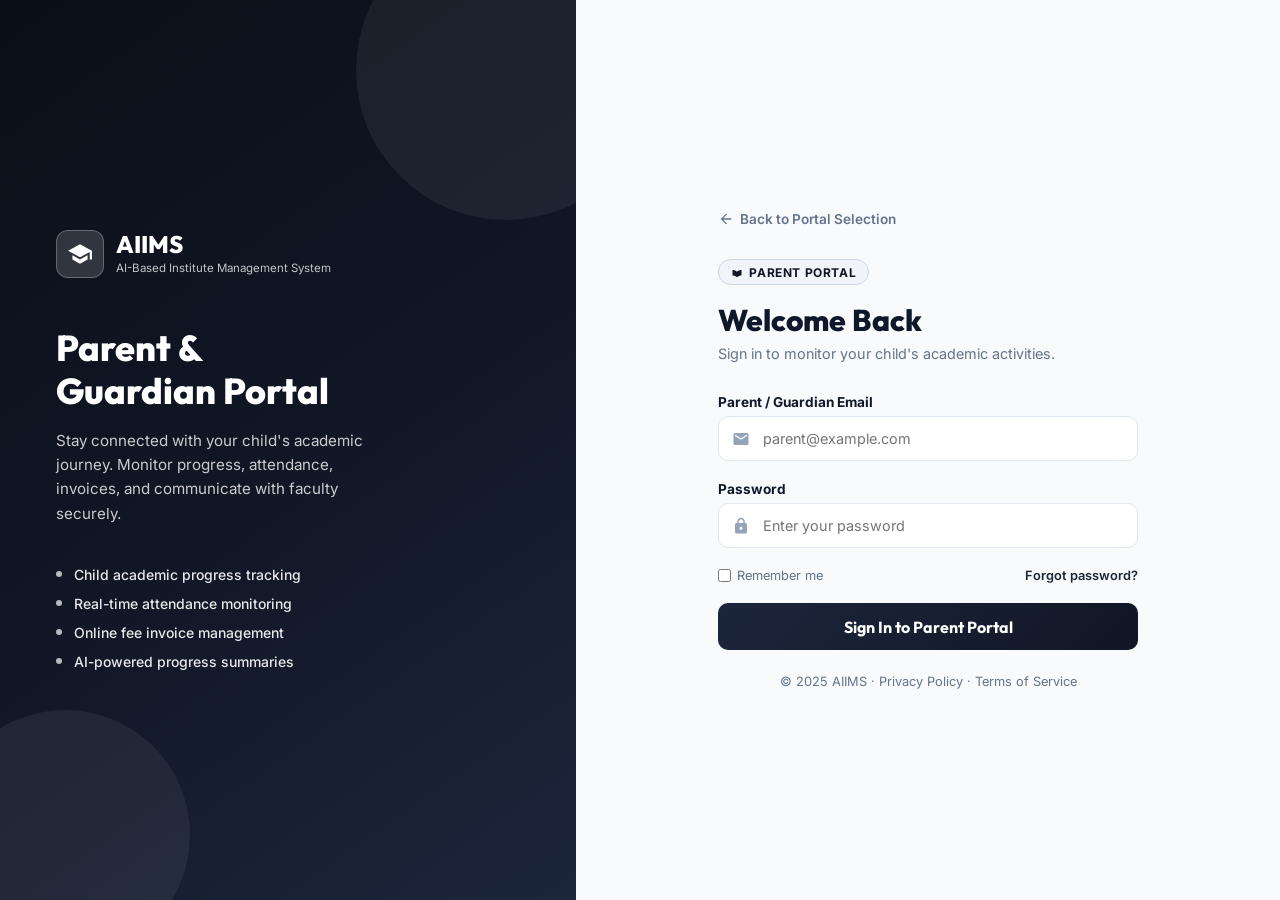
<file: login-parent.html>
<!DOCTYPE html>
<html lang="en">
<head>
  <meta charset="UTF-8">
  <meta name="viewport" content="width=device-width, initial-scale=1.0">
  <title>Parent Sign In - AIIMS</title>
  <link rel="stylesheet" href="style.css">
  <link rel="stylesheet" href="login.css">
</head>
<body>
  <div class="login-wrapper">
    <div class="login-left theme-amber">
      <div class="left-content">
        <a href="index.html" class="left-logo">
          <div class="left-logo-icon">
            <svg xmlns="http://www.w3.org/2000/svg" viewBox="0 0 24 24" width="26" height="26" fill="white">
              <path d="M5 13.18v4L12 21l7-3.82v-4L12 17l-7-3.82zM12 3L1 9l11 6 9-4.91V17h2V9L12 3z"/>
            </svg>
          </div>
          <div class="left-logo-text">
            <span class="title">AIIMS</span>
            <span class="sub">AI-Based Institute Management System</span>
          </div>
        </a>
        <h2 class="left-heading">Parent &amp;<br>Guardian Portal</h2>
        <p class="left-desc">Stay connected with your child's academic journey. Monitor progress, attendance, invoices, and communicate with faculty securely.</p>
        <div class="left-features">
          <div class="left-feature-item"><span class="left-feature-dot"></span> Child academic progress tracking</div>
          <div class="left-feature-item"><span class="left-feature-dot"></span> Real-time attendance monitoring</div>
          <div class="left-feature-item"><span class="left-feature-dot"></span> Online fee invoice management</div>
          <div class="left-feature-item"><span class="left-feature-dot"></span> AI-powered progress summaries</div>
        </div>
      </div>
    </div>

    <div class="login-right">
      <div class="login-form-container">
        <a href="index.html" class="back-link">
          <svg viewBox="0 0 24 24" width="16" height="16" fill="currentColor"><path d="M20 11H7.83l5.59-5.59L12 4l-8 8 8 8 1.41-1.41L7.83 13H20v-2z"/></svg>
          Back to Portal Selection
        </a>
        <div class="form-header">
          <span class="portal-badge amber">
            <svg viewBox="0 0 24 24" width="12" height="12" fill="currentColor"><path d="M12 11.55C9.64 9.35 6.48 8 3 8v11c3.48 0 6.64 1.35 9 3.55 2.36-2.2 5.52-3.55 9-3.55V8c-3.48 0-6.64 1.35-9 3.55z"/></svg>
            Parent Portal
          </span>
          <h1>Welcome Back</h1>
          <p>Sign in to monitor your child's academic activities.</p>
        </div>
        <div class="error-msg amber" id="error-msg">Invalid credentials. Please try again.</div>
        <form class="login-form" onsubmit="handleLogin(event)">
          <div class="field-group">
            <label for="email">Parent / Guardian Email</label>
            <div class="field-input-wrap">
              <svg class="field-icon" viewBox="0 0 24 24" width="18" height="18" fill="currentColor"><path d="M20 4H4c-1.1 0-2 .9-2 2v12c0 1.1.9 2 2 2h16c1.1 0 2-.9 2-2V6c0-1.1-.9-2-2-2zm0 4l-8 5-8-5V6l8 5 8-5v2z"/></svg>
              <input type="text" id="email" class="field-input amber" placeholder="parent@example.com" required>
            </div>
          </div>
          <div class="field-group">
            <label for="password">Password</label>
            <div class="field-input-wrap">
              <svg class="field-icon" viewBox="0 0 24 24" width="18" height="18" fill="currentColor"><path d="M18 8h-1V6c0-2.76-2.24-5-5-5S7 3.24 7 6v2H6c-1.1 0-2 .9-2 2v10c0 1.1.9 2 2 2h12c1.1 0 2-.9 2-2V10c0-1.1-.9-2-2-2zm-6 9c-1.1 0-2-.9-2-2s.9-2 2-2 2 .9 2 2-.9 2-2 2zm3.1-9H8.9V6c0-1.71 1.39-3.1 3.1-3.1s3.1 1.39 3.1 3.1v2z"/></svg>
              <input type="password" id="password" class="field-input amber" placeholder="Enter your password" required>
            </div>
          </div>
          <div class="form-options">
            <label class="remember-label"><input type="checkbox" style="accent-color:#111625;"> Remember me</label>
            <a href="#" class="forgot-link amber">Forgot password?</a>
          </div>
          <button type="submit" class="btn-login amber">Sign In to Parent Portal</button>
        </form>
        <div class="login-footer">&copy; 2025 AIIMS &middot; <a href="#" style="color:#64748b;text-decoration:none;">Privacy Policy</a> &middot; <a href="#" style="color:#64748b;text-decoration:none;">Terms of Service</a></div>
      </div>
    </div>
  </div>
  <script>
    function handleLogin(e) {
      e.preventDefault();
      const email = document.getElementById('email').value.trim();
      const pass  = document.getElementById('password').value.trim();
      if (email && pass) { window.location.href = 'parent.html'; }
      else { document.getElementById('error-msg').style.display = 'block'; }
    }
  </script>
</body>
</html>
</file>
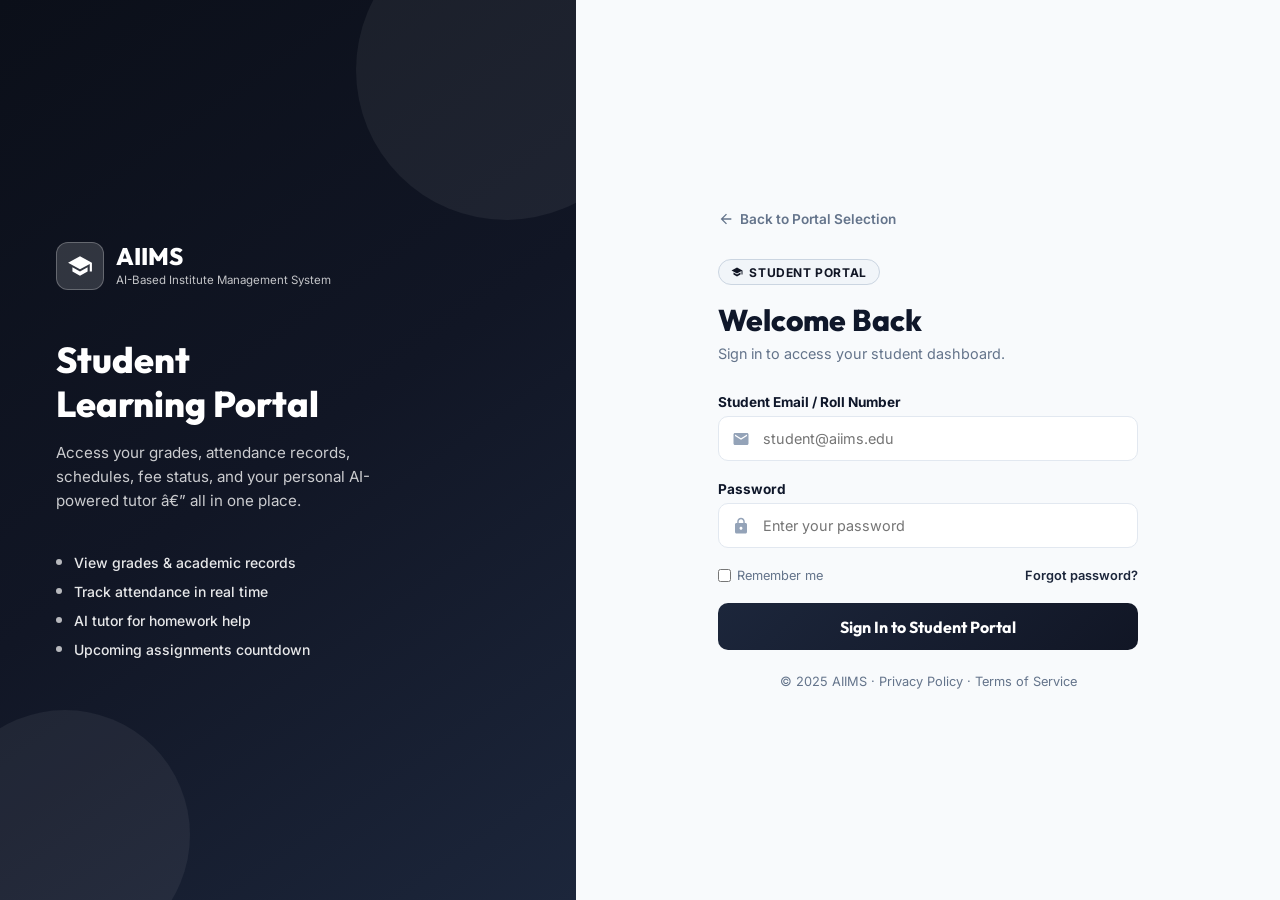
<file: login-student.html>
<!DOCTYPE html>
<html lang="en">
<head>
  <meta charset="UTF-8">
  <meta name="viewport" content="width=device-width, initial-scale=1.0">
  <title>Student Sign In - AIIMS</title>
  <link rel="stylesheet" href="style.css">
  <link rel="stylesheet" href="login.css">
</head>
<body>
  <div class="login-wrapper">
    <div class="login-left theme-green">
      <div class="left-content">
        <a href="index.html" class="left-logo">
          <div class="left-logo-icon">
            <svg xmlns="http://www.w3.org/2000/svg" viewBox="0 0 24 24" width="26" height="26" fill="white">
              <path d="M5 13.18v4L12 21l7-3.82v-4L12 17l-7-3.82zM12 3L1 9l11 6 9-4.91V17h2V9L12 3z"/>
            </svg>
          </div>
          <div class="left-logo-text">
            <span class="title">AIIMS</span>
            <span class="sub">AI-Based Institute Management System</span>
          </div>
        </a>
        <h2 class="left-heading">Student<br>Learning Portal</h2>
        <p class="left-desc">Access your grades, attendance records, schedules, fee status, and your personal AI-powered tutor â€” all in one place.</p>
        <div class="left-features">
          <div class="left-feature-item"><span class="left-feature-dot"></span> View grades & academic records</div>
          <div class="left-feature-item"><span class="left-feature-dot"></span> Track attendance in real time</div>
          <div class="left-feature-item"><span class="left-feature-dot"></span> AI tutor for homework help</div>
          <div class="left-feature-item"><span class="left-feature-dot"></span> Upcoming assignments countdown</div>
        </div>
      </div>
    </div>

    <div class="login-right">
      <div class="login-form-container">
        <a href="index.html" class="back-link">
          <svg viewBox="0 0 24 24" width="16" height="16" fill="currentColor"><path d="M20 11H7.83l5.59-5.59L12 4l-8 8 8 8 1.41-1.41L7.83 13H20v-2z"/></svg>
          Back to Portal Selection
        </a>
        <div class="form-header">
          <span class="portal-badge green">
            <svg viewBox="0 0 24 24" width="12" height="12" fill="currentColor"><path d="M5 13.18v4L12 21l7-3.82v-4L12 17l-7-3.82zM12 3L1 9l11 6 9-4.91V17h2V9L12 3z"/></svg>
            Student Portal
          </span>
          <h1>Welcome Back</h1>
          <p>Sign in to access your student dashboard.</p>
        </div>
        <div class="error-msg green" id="error-msg">Invalid Student ID or password. Please try again.</div>
        <form class="login-form" onsubmit="handleLogin(event)">
          <div class="field-group">
            <label for="email">Student Email / Roll Number</label>
            <div class="field-input-wrap">
              <svg class="field-icon" viewBox="0 0 24 24" width="18" height="18" fill="currentColor"><path d="M20 4H4c-1.1 0-2 .9-2 2v12c0 1.1.9 2 2 2h16c1.1 0 2-.9 2-2V6c0-1.1-.9-2-2-2zm0 4l-8 5-8-5V6l8 5 8-5v2z"/></svg>
              <input type="text" id="email" class="field-input green" placeholder="student@aiims.edu" required>
            </div>
          </div>
          <div class="field-group">
            <label for="password">Password</label>
            <div class="field-input-wrap">
              <svg class="field-icon" viewBox="0 0 24 24" width="18" height="18" fill="currentColor"><path d="M18 8h-1V6c0-2.76-2.24-5-5-5S7 3.24 7 6v2H6c-1.1 0-2 .9-2 2v10c0 1.1.9 2 2 2h12c1.1 0 2-.9 2-2V10c0-1.1-.9-2-2-2zm-6 9c-1.1 0-2-.9-2-2s.9-2 2-2 2 .9 2 2-.9 2-2 2zm3.1-9H8.9V6c0-1.71 1.39-3.1 3.1-3.1s3.1 1.39 3.1 3.1v2z"/></svg>
              <input type="password" id="password" class="field-input green" placeholder="Enter your password" required>
            </div>
          </div>
          <div class="form-options">
            <label class="remember-label"><input type="checkbox" style="accent-color:#111625;"> Remember me</label>
            <a href="#" class="forgot-link green">Forgot password?</a>
          </div>
          <button type="submit" class="btn-login green">Sign In to Student Portal</button>
        </form>
        <div class="login-footer">&copy; 2025 AIIMS &middot; <a href="#" style="color:#64748b;text-decoration:none;">Privacy Policy</a> &middot; <a href="#" style="color:#64748b;text-decoration:none;">Terms of Service</a></div>
      </div>
    </div>
  </div>
  <script>
    function handleLogin(e) {
      e.preventDefault();
      const email = document.getElementById('email').value.trim();
      const pass  = document.getElementById('password').value.trim();
      if (email && pass) { window.location.href = 'student.html'; }
      else { document.getElementById('error-msg').style.display = 'block'; }
    }
  </script>
</body>
</html>
</file>
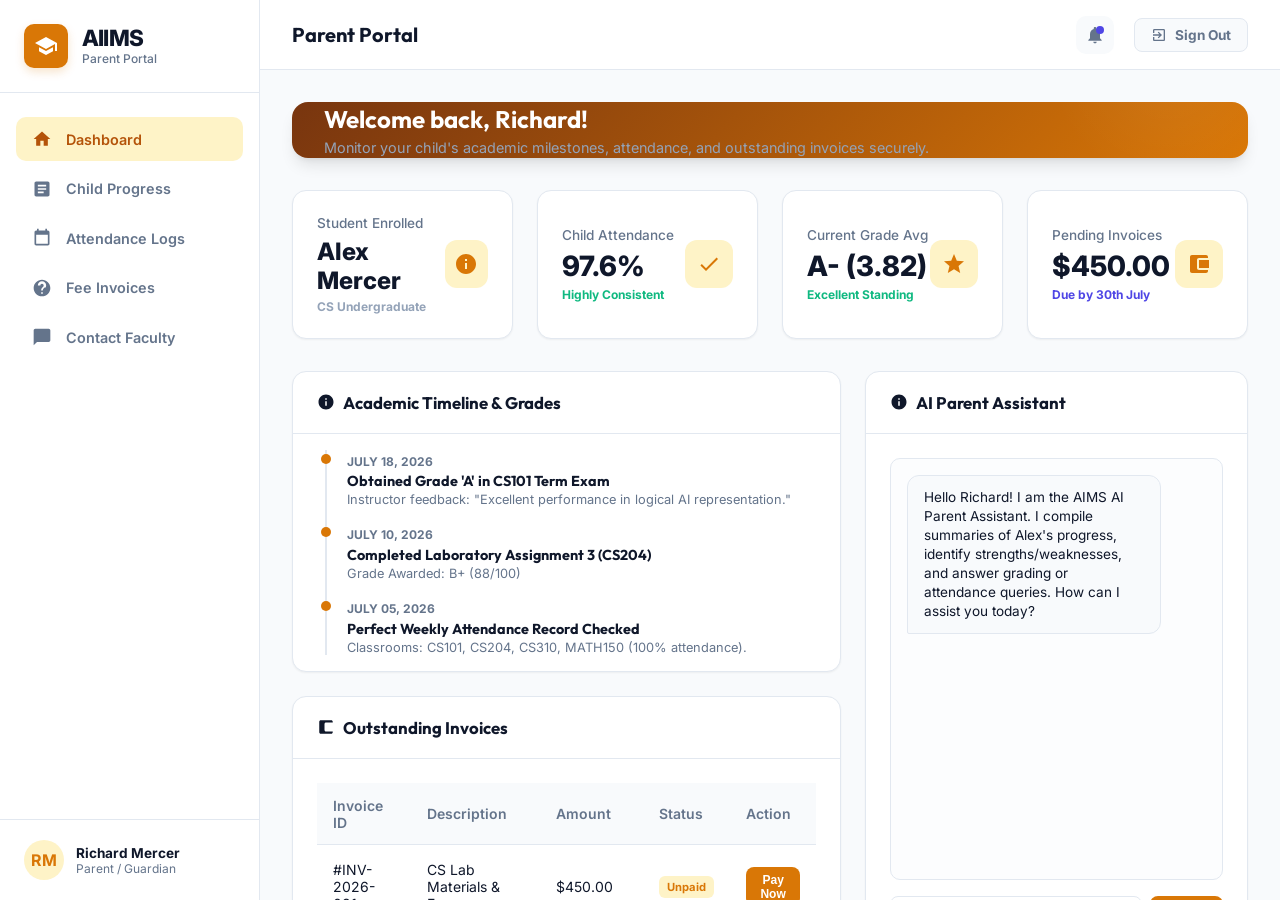
<file: parent.html>
﻿<!DOCTYPE html>
<html lang="en">
<head>
  <meta charset="UTF-8">
  <meta name="viewport" content="width=device-width, initial-scale=1.0">
  <title>Parent Portal - AIMS</title>
  <link rel="stylesheet" href="style.css">
</head>
<body>

  <div class="dashboard-wrapper theme-parent-portal">
    
    <!-- Sidebar -->
    <aside class="sidebar">
      <div class="sidebar-header">
        <a href="index.html" class="brand-container">
          <div class="brand-icon" style="background-color: var(--parent-orange); box-shadow: 0 4px 10px rgba(217, 119, 6, 0.2);">
            <svg xmlns="http://www.w3.org/2000/svg" viewBox="0 0 24 24" width="24" height="24" fill="white">
              <path d="M5 13.18v4L12 21l7-3.82v-4L12 17l-7-3.82zM12 3L1 9l11 6 9-4.91V17h2V9L12 3z"/>
            </svg>
          </div>
          <div class="brand-text-wrapper">
            <span class="brand-title">AIIMS</span>
            <span class="brand-subtitle">Parent Portal</span>
          </div>
        </a>
      </div>
      
      <nav class="sidebar-nav">
        <a href="#" class="sidebar-nav-item active">
          <!-- Dashboard Icon -->
          <svg viewBox="0 0 24 24"><path d="M10 20v-6h4v6h5v-8h3L12 3 2 12h3v8z"/></svg>
          Dashboard
        </a>
        <a href="#" class="sidebar-nav-item">
          <!-- Student Progress Icon -->
          <svg viewBox="0 0 24 24"><path d="M19 3H5c-1.1 0-2 .9-2 2v14c0 1.1.9 2 2 2h14c1.1 0 2-.9 2-2V5c0-1.1-.9-2-2-2zm-5 14H7v-2h7v2zm3-4H7v-2h10v2zm0-4H7V7h10v2z"/></svg>
          Child Progress
        </a>
        <a href="#" class="sidebar-nav-item">
          <!-- Calendar/Attendance Icon -->
          <svg viewBox="0 0 24 24"><path d="M19 3h-1V1h-2v2H8V1H6v2H5c-1.11 0-1.99.9-1.99 2L3 19c0 1.1.89 2 2 2h14c1.1 0 2-.9 2-2V5c0-1.1-.9-2-2-2zm0 16H5V8h14v11z"/></svg>
          Attendance Logs
        </a>
        <a href="#" class="sidebar-nav-item">
          <!-- Invoice Icon -->
          <svg viewBox="0 0 24 24"><path d="M12 2C6.48 2 2 6.48 2 12s4.48 10 10 10 10-4.48 10-10S17.52 2 12 2zm1 17h-2v-2h2v2zm2.07-7.75l-.9.92C13.45 12.9 13 13.5 13 15h-2v-.5c0-1.1.45-2.1 1.17-2.83l1.24-1.26c.37-.36.59-.86.59-1.41 0-1.1-.9-2-2-2s-2 .9-2 2H7c0-2.76 2.24-5 5-5s5 2.24 5 5c0 1.04-.42 1.99-1.07 2.75z"/></svg>
          Fee Invoices
        </a>
        <a href="#" class="sidebar-nav-item">
          <!-- Chat Icon -->
          <svg viewBox="0 0 24 24"><path d="M20 2H4c-1.1 0-1.99.9-1.99 2L2 22l4-4h14c1.1 0 2-.9 2-2V4c0-1.1-.9-2-2-2z"/></svg>
          Contact Faculty
        </a>
      </nav>

      <div class="sidebar-footer">
        <div class="user-profile-widget">
          <div class="user-avatar">RM</div>
          <div class="user-info">
            <span class="user-name">Richard Mercer</span>
            <span class="user-role">Parent / Guardian</span>
          </div>
        </div>
      </div>
    </aside>

    <!-- Main Panel -->
    <main class="main-panel">
      
      <!-- Dashboard Header -->
      <header class="dashboard-header">
        <h1 class="page-title">Parent Portal</h1>
        <div class="header-actions">
          <div class="notification-bell">
            <svg xmlns="http://www.w3.org/2000/svg" viewBox="0 0 24 24" width="20" height="20" fill="currentColor">
              <path d="M12 22c1.1 0 2-.9 2-2h-4c0 1.1.89 2 2 2zm6-6v-5c0-3.07-1.64-5.64-4.5-6.32V4c0-.83-.67-1.5-1.5-1.5s-1.5.67-1.5 1.5v.68C7.63 5.36 6 7.92 6 11v5l-2 2v1h16v-1l-2-2z"/>
            </svg>
            <span class="notification-badge"></span>
          </div>
          <a href="login-parent.html" class="btn-logout">
            <svg xmlns="http://www.w3.org/2000/svg" viewBox="0 0 24 24" width="16" height="16" fill="currentColor">
              <path d="M10.09 15.59L11.5 17l5-5-5-5-1.41 1.41L12.67 11H3v2h9.67l-2.58 2.59zM19 3H5c-1.11 0-2 .9-2 2v4h2V5h14v14H5v-4H3v4c0 1.1.89 2 2 2h14c1.1 0 2-.9 2-2V5c0-1.1-.9-2-2-2z"/>
            </svg>
            Sign Out
          </a>
        </div>
      </header>

      <!-- Canvas -->
      <div class="canvas">
        
        <!-- Info Banner -->
        <section class="info-banner" style="background: linear-gradient(135deg, #78350f, #d97706);">
          <div class="info-banner-text">
            <h2>Welcome back, Richard!</h2>
            <p>Monitor your child's academic milestones, attendance, and outstanding invoices securely.</p>
          </div>
          <div class="info-banner-bg-shape"></div>
        </section>

        <!-- Stats Grid -->
        <section class="stats-grid">
          <div class="stat-card">
            <div class="stat-info">
              <span class="stat-label">Student Enrolled</span>
              <span class="stat-value" style="font-size: 1.5rem;">Alex Mercer</span>
              <span class="stat-change" style="color: var(--text-light)">
                CS Undergraduate
              </span>
            </div>
            <div class="stat-icon-wrapper">
              <svg viewBox="0 0 24 24"><path d="M12 2C6.48 2 2 6.48 2 12s4.48 10 10 10 10-4.48 10-10S17.52 2 12 2zm1 15h-2v-6h2v6zm0-8h-2V7h2v2z"/></svg>
            </div>
          </div>
          <div class="stat-card">
            <div class="stat-info">
              <span class="stat-label">Child Attendance</span>
              <span class="stat-value">97.6%</span>
              <span class="stat-change positive">
                Highly Consistent
              </span>
            </div>
            <div class="stat-icon-wrapper">
              <svg viewBox="0 0 24 24"><path d="M9 16.17L4.83 12l-1.42 1.41L9 19 21 7l-1.41-1.41z"/></svg>
            </div>
          </div>
          <div class="stat-card">
            <div class="stat-info">
              <span class="stat-label">Current Grade Avg</span>
              <span class="stat-value">A- (3.82)</span>
              <span class="stat-change positive font-bold">
                Excellent Standing
              </span>
            </div>
            <div class="stat-icon-wrapper">
              <svg viewBox="0 0 24 24"><path d="M12 17.27L18.18 21l-1.64-7.03L22 9.24l-7.19-.61L12 2 9.19 8.63 2 9.24l5.46 4.73L5.82 21z"/></svg>
            </div>
          </div>
          <div class="stat-card">
            <div class="stat-info">
              <span class="stat-label">Pending Invoices</span>
              <span class="stat-value" id="total-pending">$450.00</span>
              <span class="stat-change negative" id="pending-status-change">
                Due by 30th July
              </span>
            </div>
            <div class="stat-icon-wrapper">
              <svg viewBox="0 0 24 24"><path d="M21 18v1c0 1.1-.9 2-2 2H5c-1.11 0-2-.9-2-2V5c0-1.1.89-2 2-2h14c1.1 0 2 .9 2 2v1h-9c-1.11 0-2 .9-2 2v8c0 1.1.89 2 2 2h9zm-9-2h10V8H12v8z"/></svg>
            </div>
          </div>
        </section>

        <!-- Two Columns Layout -->
        <div class="dashboard-columns">
          
          <!-- Column 1: Child Academic Timeline & Fee Invoices -->
          <div style="display: flex; flex-direction: column; gap: 1.5rem;">
            
            <!-- Academic Milestones -->
            <div class="dashboard-card">
              <div class="dashboard-card-header">
                <h2 class="dashboard-card-title">
                  <svg xmlns="http://www.w3.org/2000/svg" viewBox="0 0 24 24" width="18" height="18" fill="currentColor">
                    <path d="M12 2C6.48 2 2 6.48 2 12s4.48 10 10 10 10-4.48 10-10S17.52 2 12 2zm1 15h-2v-6h2v6zm0-8h-2V7h2v2z"/>
                  </svg>
                  Academic Timeline & Grades
                </h2>
              </div>
              <div class="dashboard-card-body" style="padding: 1rem 1.5rem;">
                <div style="display: flex; flex-direction: column; gap: 1rem; border-left: 2px solid var(--border-light); padding-left: 1.25rem; margin-left: 0.5rem;">
                  
                  <div style="position: relative;">
                    <div style="position: absolute; left: -26px; top: 4px; width: 10px; height: 10px; border-radius: 50%; background-color: var(--parent-orange);"></div>
                    <span style="font-size: 0.75rem; font-weight: 700; color: var(--text-muted);">JULY 18, 2026</span>
                    <h4 style="font-size: 0.9rem; font-weight: 700; margin-top: 0.15rem;">Obtained Grade 'A' in CS101 Term Exam</h4>
                    <p style="font-size: 0.8rem; color: var(--text-muted); margin-top: 0.15rem;">Instructor feedback: "Excellent performance in logical AI representation."</p>
                  </div>

                  <div style="position: relative;">
                    <div style="position: absolute; left: -26px; top: 4px; width: 10px; height: 10px; border-radius: 50%; background-color: var(--parent-orange);"></div>
                    <span style="font-size: 0.75rem; font-weight: 700; color: var(--text-muted);">JULY 10, 2026</span>
                    <h4 style="font-size: 0.9rem; font-weight: 700; margin-top: 0.15rem;">Completed Laboratory Assignment 3 (CS204)</h4>
                    <p style="font-size: 0.8rem; color: var(--text-muted); margin-top: 0.15rem;">Grade Awarded: B+ (88/100)</p>
                  </div>

                  <div style="position: relative;">
                    <div style="position: absolute; left: -26px; top: 4px; width: 10px; height: 10px; border-radius: 50%; background-color: var(--parent-orange);"></div>
                    <span style="font-size: 0.75rem; font-weight: 700; color: var(--text-muted);">JULY 05, 2026</span>
                    <h4 style="font-size: 0.9rem; font-weight: 700; margin-top: 0.15rem;">Perfect Weekly Attendance Record Checked</h4>
                    <p style="font-size: 0.8rem; color: var(--text-muted); margin-top: 0.15rem;">Classrooms: CS101, CS204, CS310, MATH150 (100% attendance).</p>
                  </div>

                </div>
              </div>
            </div>

            <!-- Invoices Card -->
            <div class="dashboard-card">
              <div class="dashboard-card-header">
                <h2 class="dashboard-card-title">
                  <svg xmlns="http://www.w3.org/2000/svg" viewBox="0 0 24 24" width="18" height="18" fill="currentColor">
                    <path d="M21 18v1c0 1.1-.9 2-2 2H5c-1.11 0-2-.9-2-2V5c0-1.1.89-2 2-2h14c1.1 0 2 .9 2 2v1h-9c-1.11 0-2 .9-2 2v8c0 1.1.89 2 2 2h9z"/>
                  </svg>
                  Outstanding Invoices
                </h2>
              </div>
              <div class="dashboard-card-body">
                <div class="table-responsive">
                  <table class="custom-table">
                    <thead>
                      <tr>
                        <th>Invoice ID</th>
                        <th>Description</th>
                        <th>Amount</th>
                        <th>Status</th>
                        <th>Action</th>
                      </tr>
                    </thead>
                    <tbody>
                      <tr>
                        <td>#INV-2026-081</td>
                        <td>CS Lab Materials & Fees</td>
                        <td>$450.00</td>
                        <td><span class="role-badge parent" id="inv-status-label" style="text-transform: capitalize;">Unpaid</span></td>
                        <td>
                          <button class="btn-primary" id="btn-pay" onclick="payInvoice()" style="font-size: 0.75rem; padding: 0.35rem 0.75rem;">
                            Pay Now
                          </button>
                        </td>
                      </tr>
                      <tr>
                        <td>#INV-2026-004</td>
                        <td>Semester 3 Tuition Fee</td>
                        <td>$3,800.00</td>
                        <td><span class="role-badge student" style="text-transform: capitalize;">Paid</span></td>
                        <td>
                          <span style="font-size: 0.8rem; font-weight: 700; color: var(--student-green);">Cleared</span>
                        </td>
                      </tr>
                    </tbody>
                  </table>
                </div>
              </div>
            </div>

          </div>

          <!-- Column 2: AI Parent Assistant Widget -->
          <div class="dashboard-card">
            <div class="dashboard-card-header">
              <h2 class="dashboard-card-title">
                <svg xmlns="http://www.w3.org/2000/svg" viewBox="0 0 24 24" width="18" height="18" fill="currentColor">
                  <path d="M12 2C6.48 2 2 6.48 2 12s4.48 10 10 10 10-4.48 10-10S17.52 2 12 2zm1 15h-2v-6h2v6zm0-8h-2V7h2v2z"/>
                </svg>
                AI Parent Assistant
              </h2>
            </div>
            <div class="dashboard-card-body ai-widget">
              <div class="ai-messages" id="chat-messages">
                <div class="ai-message system">
                  Hello Richard! I am the AIMS AI Parent Assistant. I compile summaries of Alex's progress, identify strengths/weaknesses, and answer grading or attendance queries. How can I assist you today?
                </div>
              </div>
              
              <div class="ai-input-group">
                <input type="text" id="chat-input" class="ai-input" placeholder="Ask AI Assistant about Alex...">
                <button class="btn-ai-send" onclick="sendChatMessage()">Send</button>
              </div>

              <div class="quick-prompts">
                <button class="quick-prompt-btn" onclick="triggerQuickPrompt('Show Alex Mercer academic strengths and weaknesses')">Strengths & Weaknesses</button>
                <button class="quick-prompt-btn" onclick="triggerQuickPrompt('Show Alex Mercer attendance details')">Attendance Details</button>
                <button class="quick-prompt-btn" onclick="triggerQuickPrompt('How can I contact Alex Mercer advisor?')">Contact Advisor</button>
              </div>
            </div>
          </div>

        </div>

      </div>
    </main>

  </div>

  <script>
    // Pay invoice simulation
    function payInvoice() {
      if (confirm("Confirm payment of $450.00 for CS Lab Materials?")) {
        document.getElementById('total-pending').textContent = "$0.00";
        const statusChange = document.getElementById('pending-status-change');
        statusChange.textContent = "All fees cleared";
        statusChange.className = "stat-change positive";
        
        const label = document.getElementById('inv-status-label');
        label.textContent = "Paid";
        label.className = "role-badge student";
        
        const btn = document.getElementById('btn-pay');
        btn.parentElement.innerHTML = '<span style="font-size: 0.8rem; font-weight: 700; color: var(--student-green);">Cleared</span>';
      }
    }

    // Chatbot functionality
    function sendChatMessage() {
      const input = document.getElementById('chat-input');
      const text = input.value.trim();
      if (!text) return;

      appendMessage(text, 'user');
      input.value = '';

      // Simulate AI response
      setTimeout(() => {
        let aiText = `I have logged your question regarding Alex: "${text}". I can compile his grades, attendance details, and feedback instantly. Try the quick buttons below!`;
        appendMessage(aiText, 'system');
      }, 700);
    }

    function triggerQuickPrompt(promptText) {
      appendMessage(promptText, 'user');
      
      setTimeout(() => {
        let aiResponse = '';
        if (promptText.includes('strengths')) {
          aiResponse = `### Alex Mercer: Academic strengths & Weaknesses\n\n* **Strengths**: Excels in algorithm development and neural network architectures. Cumulative GPA is 3.82, putting him in the top 5% of the CS department.\n* **Weaknesses**: Has shown a tendency to submit laboratory assignments close to deadline. Math scores are high, but could participate more actively in classroom forums.\n* **Recommendation**: Encourage him to join the Student Artificial Intelligence Club to collaborate on group projects early.`;
        } else if (promptText.includes('attendance')) {
          aiResponse = `### Alex Mercer: Attendance Summary\n\n* **Overall Attendance**: 97.6% (Excellent consistency).\n* **Calculus & Linear Algebra**: 100%\n* **Machine Learning**: 96%\n* **Introduction to AI**: 98%`;
        } else {
          aiResponse = `### Advisor Contact Information\n\n* **Faculty Advisor**: Dr. Alan Turing\n* **Department**: Computer Science & AI\n* **Institutional Email**: alan.turing@aims.edu\n* **Office Hour**: Tuesdays 2:00 PM - 4:00 PM (Room 304, Academic Block A).`;
        }
        appendMessage(aiResponse, 'system');
      }, 1000);
    }

    function appendMessage(text, sender) {
      const chat = document.getElementById('chat-messages');
      const msg = document.createElement('div');
      msg.className = `ai-message ${sender}`;
      msg.innerHTML = text.replace(/\n/g, '<br>');
      chat.appendChild(msg);
      chat.scrollTop = chat.scrollHeight;
    }
  </script>
</body>
</html>
</file>
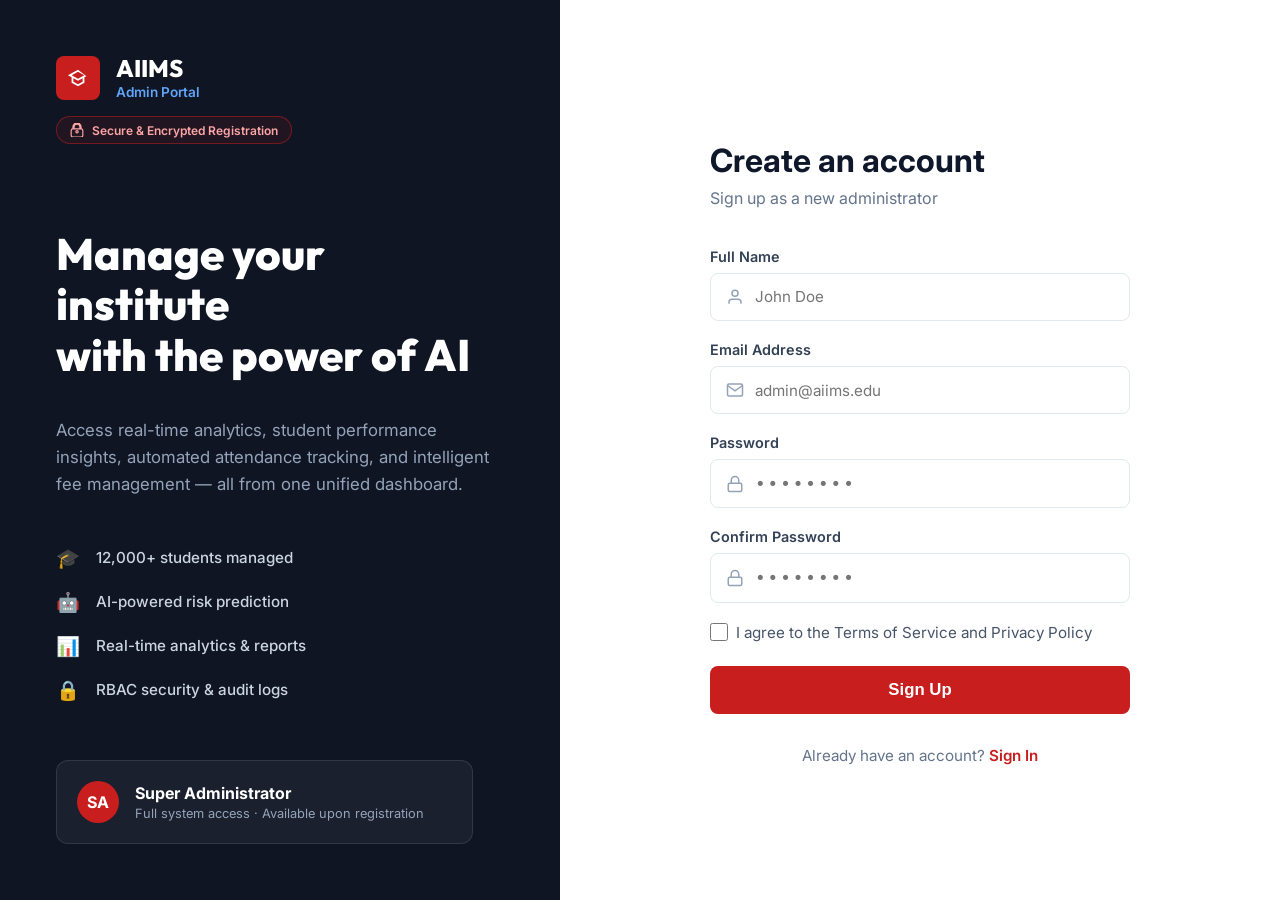
<file: signup-admin.html>
<!DOCTYPE html>
<html lang="en">

<head>
  <meta charset="UTF-8">
  <meta name="viewport" content="width=device-width, initial-scale=1.0">
  <title>Admin Sign Up - AIIMS</title>
  <link
    href="https://fonts.googleapis.com/css2?family=Inter:wght@400;500;600;700&family=Outfit:wght@600;700;800&display=swap"
    rel="stylesheet">
  <style>
    /* Custom overrides to match the exact design in the image */
    body {
      margin: 0;
      font-family: 'Inter', sans-serif;
      background: #ffffff;
    }

    .login-wrapper {
      display: flex;
      min-height: 100vh;
      width: 100%;
    }

    /* Left Panel */
    .login-left-custom {
      width: 35%;
      background: #0f1523;
      /* Dark navy from image */
      padding: 3.5rem;
      display: flex;
      flex-direction: column;
      color: white;
      position: relative;
      overflow: hidden;
    }

    .logo-area {
      display: flex;
      align-items: center;
      gap: 1rem;
      margin-bottom: 1rem;
    }

    .logo-icon {
      width: 44px;
      height: 44px;
      background-color: #c81e1e;
      border-radius: 8px;
      display: flex;
      align-items: center;
      justify-content: center;
    }

    .logo-text {
      display: flex;
      flex-direction: column;
    }

    .logo-title {
      font-size: 1.5rem;
      font-weight: 800;
      line-height: 1;
      font-family: 'Outfit', sans-serif;
    }

    .logo-sub {
      color: #60a5fa;
      font-size: 0.85rem;
      font-weight: 600;
      margin-top: 0.2rem;
    }

    .secure-badge {
      display: inline-flex;
      align-items: center;
      gap: 0.5rem;
      border: 1px solid rgba(200, 30, 30, 0.5);
      background: rgba(200, 30, 30, 0.1);
      color: #fca5a5;
      padding: 0.35rem 0.8rem;
      border-radius: 9999px;
      font-size: 0.75rem;
      font-weight: 600;
      width: fit-content;
      margin-bottom: 3rem;
    }

    .left-title {
      font-family: 'Outfit', sans-serif;
      font-size: 2.75rem;
      font-weight: 800;
      line-height: 1.15;
      margin-bottom: 1.25rem;
    }

    .left-desc {
      font-size: 1.05rem;
      color: #94a3b8;
      line-height: 1.6;
      max-width: 480px;
      margin-bottom: 3rem;
    }

    .feature-list {
      display: flex;
      flex-direction: column;
      gap: 1.25rem;
      margin-bottom: 2rem;
    }

    .feature-item {
      display: flex;
      align-items: center;
      gap: 1rem;
      color: #cbd5e1;
      font-size: 0.95rem;
      font-weight: 500;
    }

    .sa-card {
      margin-top: auto;
      background: rgba(255, 255, 255, 0.05);
      border: 1px solid rgba(255, 255, 255, 0.1);
      border-radius: 12px;
      padding: 1.25rem;
      display: flex;
      align-items: center;
      gap: 1rem;
      width: max-content;
      padding-right: 3rem;
    }

    .sa-avatar {
      width: 42px;
      height: 42px;
      background-color: #c81e1e;
      border-radius: 50%;
      display: flex;
      align-items: center;
      justify-content: center;
      font-weight: 700;
      font-size: 1rem;
    }

    .sa-info {
      display: flex;
      flex-direction: column;
    }

    .sa-name {
      font-weight: 700;
      font-size: 1rem;
    }

    .sa-meta {
      color: #94a3b8;
      font-size: 0.8rem;
      margin-top: 0.2rem;
    }

    /* Right Panel */
    .login-right-custom {
      flex: 1;
      display: flex;
      flex-direction: column;
      align-items: center;
      justify-content: center;
      padding: 3rem;
      background: #ffffff;
    }

    .form-container {
      width: 100%;
      max-width: 420px;
    }

    .form-header-custom {
      margin-bottom: 2.5rem;
    }

    .form-header-custom h1 {
      font-family: 'Inter', sans-serif;
      font-size: 2rem;
      font-weight: 700;
      color: #0f172a;
      margin-bottom: 0.5rem;
    }

    .form-header-custom p {
      font-size: 1rem;
      color: #64748b;
      margin: 0;
    }

    .field-group-custom {
      margin-bottom: 1.25rem;
    }

    .label-row {
      display: flex;
      justify-content: space-between;
      align-items: center;
      margin-bottom: 0.5rem;
    }

    .field-group-custom label {
      font-size: 0.9rem;
      font-weight: 600;
      color: #334155;
    }

    .input-wrap-custom {
      position: relative;
    }

    .input-icon-left {
      position: absolute;
      left: 1rem;
      top: 50%;
      transform: translateY(-50%);
      color: #94a3b8;
      pointer-events: none;
    }

    .input-icon-right {
      position: absolute;
      right: 1rem;
      top: 50%;
      transform: translateY(-50%);
      color: #94a3b8;
      cursor: pointer;
    }

    .input-custom {
      width: 100%;
      padding: 0.85rem 1rem 0.85rem 2.75rem;
      border: 1px solid #e2e8f0;
      border-radius: 8px;
      font-family: 'Inter', sans-serif;
      font-size: 0.95rem;
      color: #0f172a;
      transition: border-color 0.2s;
      box-sizing: border-box;
    }

    .input-custom:focus {
      outline: none;
      border-color: #c81e1e;
      box-shadow: 0 0 0 3px rgba(200, 30, 30, 0.1);
    }

    .remember-row {
      display: flex;
      align-items: center;
      gap: 0.5rem;
      margin-bottom: 1.5rem;
    }

    .remember-row input[type="checkbox"] {
      width: 18px;
      height: 18px;
      accent-color: #c81e1e;
      cursor: pointer;
      margin: 0;
    }

    .remember-row label {
      font-size: 0.95rem;
      color: #475569;
      cursor: pointer;
    }

    .btn-submit-custom {
      width: 100%;
      background-color: #c81e1e;
      color: white;
      border: none;
      padding: 0.9rem;
      border-radius: 8px;
      font-size: 1.05rem;
      font-weight: 600;
      cursor: pointer;
      transition: background-color 0.2s;
    }

    .btn-submit-custom:hover {
      background-color: #991b1b;
    }

    @media (max-width: 900px) {
      .login-left-custom {
        display: none;
      }
    }
  </style>
</head>

<body>
  <div class="login-wrapper">
    <!-- Left Panel (Same as login-admin.html) -->
    <div class="login-left-custom">
      <div class="logo-area">
        <div class="logo-icon">
          <!-- Graduation Cap Icon -->
          <svg width="22" height="22" viewBox="0 0 24 24" fill="white">
            <path
              d="M12 3L1 9l4 2.18v6L12 21l7-3.82v-6l2.18-1.19L12 3zm6.82 6L12 12.72 5.18 9 12 5.28 18.82 9zM17 15.99l-5 2.73-5-2.73v-3.72L12 15l5-2.73v3.72z" />
          </svg>
        </div>
        <div class="logo-text">
          <span class="logo-title">AIIMS</span>
          <span class="logo-sub">Admin Portal</span>
        </div>
      </div>

      <div class="secure-badge">
        <svg width="14" height="14" viewBox="0 0 24 24" fill="none" stroke="currentColor" stroke-width="2">
          <path d="M12 17a2 2 0 100-4 2 2 0 000 4z"></path>
          <path
            d="M5 10V7a7 7 0 1114 0v3a3 3 0 013 3v8a3 3 0 01-3 3H5a3 3 0 01-3-3v-8a3 3 0 013-3zm2 0h10V7a5 5 0 10-10 0v3z">
          </path>
        </svg>
        Secure & Encrypted Registration
      </div>

      <h2 class="left-title">Manage your institute<br>with the power of AI</h2>
      <p class="left-desc">Access real-time analytics, student performance insights, automated attendance tracking, and
        intelligent fee management &mdash; all from one unified dashboard.</p>

      <div class="feature-list">
        <div class="feature-item">
          <span style="font-size:1.2rem;">🎓</span> 12,000+ students managed
        </div>
        <div class="feature-item">
          <span style="font-size:1.2rem;">🤖</span> AI-powered risk prediction
        </div>
        <div class="feature-item">
          <span style="font-size:1.2rem;">📊</span> Real-time analytics & reports
        </div>
        <div class="feature-item">
          <span style="font-size:1.2rem;">🔒</span> RBAC security & audit logs
        </div>
      </div>

      <div class="sa-card">
        <div class="sa-avatar">SA</div>
        <div class="sa-info">
          <span class="sa-name">Super Administrator</span>
          <span class="sa-meta">Full system access &middot; Available upon registration</span>
        </div>
      </div>
    </div>

    <!-- Right Panel (Sign Up Form) -->
    <div class="login-right-custom">
      <div class="form-container">
        <div class="form-header-custom">
          <h1>Create an account</h1>
          <p>Sign up as a new administrator</p>
        </div>

        <form onsubmit="handleSignup(event)">
          <!-- Full Name -->
          <div class="field-group-custom">
            <div class="label-row">
              <label for="name">Full Name</label>
            </div>
            <div class="input-wrap-custom">
              <svg class="input-icon-left" width="18" height="18" viewBox="0 0 24 24" fill="none" stroke="currentColor" stroke-width="2">
                <path d="M20 21v-2a4 4 0 0 0-4-4H8a4 4 0 0 0-4 4v2"></path>
                <circle cx="12" cy="7" r="4"></circle>
              </svg>
              <input type="text" id="name" class="input-custom" placeholder="John Doe" required>
            </div>
          </div>

          <!-- Email Address -->
          <div class="field-group-custom">
            <div class="label-row">
              <label for="email">Email Address</label>
            </div>
            <div class="input-wrap-custom">
              <svg class="input-icon-left" width="18" height="18" viewBox="0 0 24 24" fill="none" stroke="currentColor" stroke-width="2">
                <path d="M4 4h16c1.1 0 2 .9 2 2v12c0 1.1-.9 2-2 2H4c-1.1 0-2-.9-2-2V6c0-1.1.9-2 2-2z"></path>
                <polyline points="22,6 12,13 2,6"></polyline>
              </svg>
              <input type="email" id="email" class="input-custom" placeholder="admin@aiims.edu" required>
            </div>
          </div>

          <!-- Password -->
          <div class="field-group-custom">
            <div class="label-row">
              <label for="password">Password</label>
            </div>
            <div class="input-wrap-custom">
              <svg class="input-icon-left" width="18" height="18" viewBox="0 0 24 24" fill="none" stroke="currentColor" stroke-width="2">
                <rect x="3" y="11" width="18" height="11" rx="2" ry="2"></rect>
                <path d="M7 11V7a5 5 0 0110 0v4"></path>
              </svg>
              <input type="password" id="password" class="input-custom" placeholder="&bull;&bull;&bull;&bull;&bull;&bull;&bull;&bull;" required style="font-family: monospace; font-size: 1.1rem; letter-spacing: 2px;">
            </div>
          </div>

          <!-- Confirm Password -->
          <div class="field-group-custom">
            <div class="label-row">
              <label for="confirm-password">Confirm Password</label>
            </div>
            <div class="input-wrap-custom">
              <svg class="input-icon-left" width="18" height="18" viewBox="0 0 24 24" fill="none" stroke="currentColor" stroke-width="2">
                <rect x="3" y="11" width="18" height="11" rx="2" ry="2"></rect>
                <path d="M7 11V7a5 5 0 0110 0v4"></path>
              </svg>
              <input type="password" id="confirm-password" class="input-custom" placeholder="&bull;&bull;&bull;&bull;&bull;&bull;&bull;&bull;" required style="font-family: monospace; font-size: 1.1rem; letter-spacing: 2px;">
            </div>
          </div>

          <!-- Terms Checkbox -->
          <div class="remember-row">
            <input type="checkbox" id="terms" required>
            <label for="terms">I agree to the Terms of Service and Privacy Policy</label>
          </div>

          <button type="submit" class="btn-submit-custom">Sign Up</button>
        </form>

        <!-- Redirect to Login -->
        <div style="text-align: center; margin-top: 2rem;">
          <p style="color: #64748b; font-size: 0.95rem;">
            Already have an account? 
            <a href="login-admin.html" style="color: #c81e1e; font-weight: 600; text-decoration: none;">Sign In</a>
          </p>
        </div>

      </div>
    </div>

    <script>
      function handleSignup(e) {
        e.preventDefault();
        const name = document.getElementById('name').value.trim();
        const email = document.getElementById('email').value.trim();
        const pass = document.getElementById('password').value.trim();
        const confirmPass = document.getElementById('confirm-password').value.trim();

        if (pass !== confirmPass) {
          alert('Passwords do not match. Please try again.');
          return;
        }

        if (name && email && pass) { 
          alert('Account created successfully!');
          window.location.href = 'login-admin.html'; 
        } else { 
          alert('Please fill out all required fields.'); 
        }
      }
    </script>
</body>
</html>
</file>
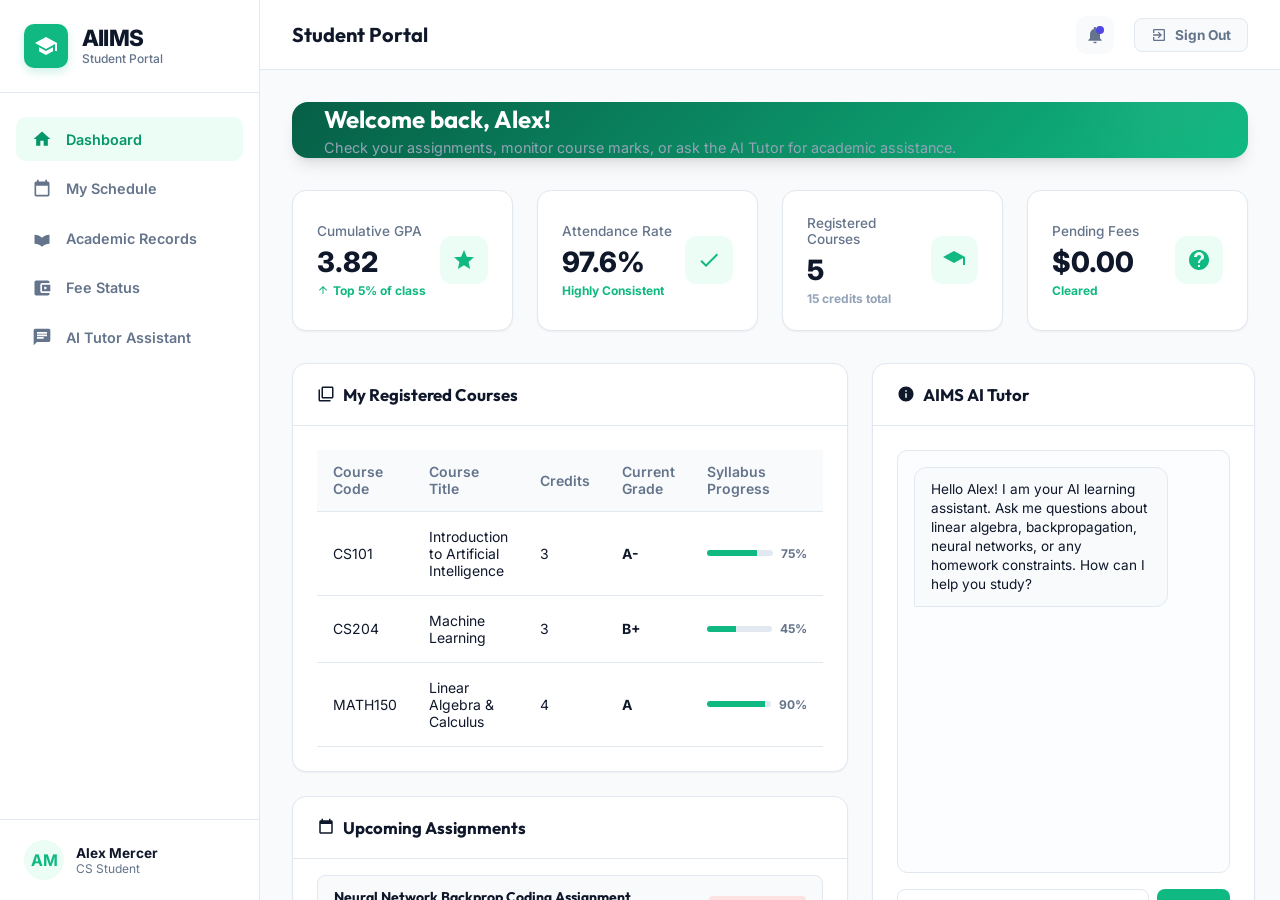
<file: student.html>
﻿<!DOCTYPE html>
<html lang="en">
<head>
  <meta charset="UTF-8">
  <meta name="viewport" content="width=device-width, initial-scale=1.0">
  <title>Student Portal - AIMS</title>
  <link rel="stylesheet" href="style.css">
</head>
<body>

  <div class="dashboard-wrapper theme-student-portal">
    
    <!-- Sidebar -->
    <aside class="sidebar">
      <div class="sidebar-header">
        <a href="index.html" class="brand-container">
          <div class="brand-icon" style="background-color: var(--student-green); box-shadow: 0 4px 10px rgba(16, 185, 129, 0.2);">
            <svg xmlns="http://www.w3.org/2000/svg" viewBox="0 0 24 24" width="24" height="24" fill="white">
              <path d="M5 13.18v4L12 21l7-3.82v-4L12 17l-7-3.82zM12 3L1 9l11 6 9-4.91V17h2V9L12 3z"/>
            </svg>
          </div>
          <div class="brand-text-wrapper">
            <span class="brand-title">AIIMS</span>
            <span class="brand-subtitle">Student Portal</span>
          </div>
        </a>
      </div>
      
      <nav class="sidebar-nav">
        <a href="#" class="sidebar-nav-item active">
          <!-- Dashboard Icon -->
          <svg viewBox="0 0 24 24"><path d="M10 20v-6h4v6h5v-8h3L12 3 2 12h3v8z"/></svg>
          Dashboard
        </a>
        <a href="#" class="sidebar-nav-item">
          <!-- Calendar Icon -->
          <svg viewBox="0 0 24 24"><path d="M19 3h-1V1h-2v2H8V1H6v2H5c-1.11 0-1.99.9-1.99 2L3 19c0 1.1.89 2 2 2h14c1.1 0 2-.9 2-2V5c0-1.1-.9-2-2-2zm0 16H5V8h14v11z"/></svg>
          My Schedule
        </a>
        <a href="#" class="sidebar-nav-item">
          <!-- Book Icon -->
          <svg viewBox="0 0 24 24"><path d="M12 11.55C9.64 9.35 6.48 8 3 8v11c3.48 0 6.64 1.35 9 3.55 2.36-2.2 5.52-3.55 9-3.55V8c-3.48 0-6.64 1.35-9 3.55z"/></svg>
          Academic Records
        </a>
        <a href="#" class="sidebar-nav-item">
          <!-- Card/Fees Icon -->
          <svg viewBox="0 0 24 24"><path d="M21 18v1c0 1.1-.9 2-2 2H5c-1.11 0-2-.9-2-2V5c0-1.1.89-2 2-2h14c1.1 0 2 .9 2 2v1h-9c-1.11 0-2 .9-2 2v8c0 1.1.89 2 2 2h9zm-9-2h10V8H12v8zm4-2.5c-.83 0-1.5-.67-1.5-1.5s.67-1.5 1.5-1.5 1.5.67 1.5 1.5-.67 1.5-1.5 1.5z"/></svg>
          Fee Status
        </a>
        <a href="#" class="sidebar-nav-item">
          <!-- Chat/AI Icon -->
          <svg viewBox="0 0 24 24"><path d="M20 2H4c-1.1 0-1.99.9-1.99 2L2 22l4-4h14c1.1 0 2-.9 2-2V4c0-1.1-.9-2-2-2zM6 9h12v2H6V9zm8 5H6v-2h8v2zm4-6H6V6h12v2z"/></svg>
          AI Tutor Assistant
        </a>
      </nav>

      <div class="sidebar-footer">
        <div class="user-profile-widget">
          <div class="user-avatar">AM</div>
          <div class="user-info">
            <span class="user-name">Alex Mercer</span>
            <span class="user-role">CS Student</span>
          </div>
        </div>
      </div>
    </aside>

    <!-- Main Panel -->
    <main class="main-panel">
      
      <!-- Dashboard Header -->
      <header class="dashboard-header">
        <h1 class="page-title">Student Portal</h1>
        <div class="header-actions">
          <div class="notification-bell">
            <svg xmlns="http://www.w3.org/2000/svg" viewBox="0 0 24 24" width="20" height="20" fill="currentColor">
              <path d="M12 22c1.1 0 2-.9 2-2h-4c0 1.1.89 2 2 2zm6-6v-5c0-3.07-1.64-5.64-4.5-6.32V4c0-.83-.67-1.5-1.5-1.5s-1.5.67-1.5 1.5v.68C7.63 5.36 6 7.92 6 11v5l-2 2v1h16v-1l-2-2z"/>
            </svg>
            <span class="notification-badge"></span>
          </div>
          <a href="login-student.html" class="btn-logout">
            <svg xmlns="http://www.w3.org/2000/svg" viewBox="0 0 24 24" width="16" height="16" fill="currentColor">
              <path d="M10.09 15.59L11.5 17l5-5-5-5-1.41 1.41L12.67 11H3v2h9.67l-2.58 2.59zM19 3H5c-1.11 0-2 .9-2 2v4h2V5h14v14H5v-4H3v4c0 1.1.89 2 2 2h14c1.1 0 2-.9 2-2V5c0-1.1-.9-2-2-2z"/>
            </svg>
            Sign Out
          </a>
        </div>
      </header>

      <!-- Canvas -->
      <div class="canvas">
        
        <!-- Info Banner -->
        <section class="info-banner" style="background: linear-gradient(135deg, #065f46, #10b981);">
          <div class="info-banner-text">
            <h2>Welcome back, Alex!</h2>
            <p>Check your assignments, monitor course marks, or ask the AI Tutor for academic assistance.</p>
          </div>
          <div class="info-banner-bg-shape"></div>
        </section>

        <!-- Stats Grid -->
        <section class="stats-grid">
          <div class="stat-card">
            <div class="stat-info">
              <span class="stat-label">Cumulative GPA</span>
              <span class="stat-value">3.82</span>
              <span class="stat-change positive">
                <svg viewBox="0 0 24 24" width="12" height="12" fill="currentColor"><path d="M4 12l1.41 1.41L11 7.83V20h2V7.83l5.58 5.59L20 12l-8-8-8 8z"/></svg>
                Top 5% of class
              </span>
            </div>
            <div class="stat-icon-wrapper">
              <svg viewBox="0 0 24 24"><path d="M12 17.27L18.18 21l-1.64-7.03L22 9.24l-7.19-.61L12 2 9.19 8.63 2 9.24l5.46 4.73L5.82 21z"/></svg>
            </div>
          </div>
          <div class="stat-card">
            <div class="stat-info">
              <span class="stat-label">Attendance Rate</span>
              <span class="stat-value">97.6%</span>
              <span class="stat-change positive">
                Highly Consistent
              </span>
            </div>
            <div class="stat-icon-wrapper">
              <svg viewBox="0 0 24 24"><path d="M9 16.17L4.83 12l-1.42 1.41L9 19 21 7l-1.41-1.41z"/></svg>
            </div>
          </div>
          <div class="stat-card">
            <div class="stat-info">
              <span class="stat-label">Registered Courses</span>
              <span class="stat-value">5</span>
              <span class="stat-change" style="color: var(--text-light)">
                15 credits total
              </span>
            </div>
            <div class="stat-icon-wrapper">
              <svg viewBox="0 0 24 24"><path d="M12 3L1 9l11 6 9-4.91V17h2V9L12 3z"/></svg>
            </div>
          </div>
          <div class="stat-card">
            <div class="stat-info">
              <span class="stat-label">Pending Fees</span>
              <span class="stat-value">$0.00</span>
              <span class="stat-change positive">
                Cleared
              </span>
            </div>
            <div class="stat-icon-wrapper">
              <svg viewBox="0 0 24 24"><path d="M12 2C6.48 2 2 6.48 2 12s4.48 10 10 10 10-4.48 10-10S17.52 2 12 2zm1 17h-2v-2h2v2zm2.07-7.75l-.9.92C13.45 12.9 13 13.5 13 15h-2v-.5c0-1.1.45-2.1 1.17-2.83l1.24-1.26c.37-.36.59-.86.59-1.41 0-1.1-.9-2-2-2s-2 .9-2 2H7c0-2.76 2.24-5 5-5s5 2.24 5 5c0 1.04-.42 1.99-1.07 2.75z"/></svg>
            </div>
          </div>
        </section>

        <!-- Two Columns Layout -->
        <div class="dashboard-columns">
          
          <!-- Column 1: Courses & Upcoming Assignments -->
          <div style="display: flex; flex-direction: column; gap: 1.5rem;">
            
            <!-- Courses Table -->
            <div class="dashboard-card">
              <div class="dashboard-card-header">
                <h2 class="dashboard-card-title">
                  <svg xmlns="http://www.w3.org/2000/svg" viewBox="0 0 24 24" width="18" height="18" fill="currentColor">
                    <path d="M4 6H2v14c0 1.1.9 2 2 2h14v-2H4V6zm16-4H8c-1.1 0-2 .9-2 2v12c0 1.1.9 2 2 2h12c1.1 0 2-.9 2-2V4c0-1.1-.9-2-2-2zm0 14H8V4h12v12z"/>
                  </svg>
                  My Registered Courses
                </h2>
              </div>
              <div class="dashboard-card-body">
                <div class="table-responsive">
                  <table class="custom-table">
                    <thead>
                      <tr>
                        <th>Course Code</th>
                        <th>Course Title</th>
                        <th>Credits</th>
                        <th>Current Grade</th>
                        <th>Syllabus Progress</th>
                      </tr>
                    </thead>
                    <tbody>
                      <tr>
                        <td>CS101</td>
                        <td>Introduction to Artificial Intelligence</td>
                        <td>3</td>
                        <td><span style="font-weight: 700;">A-</span></td>
                        <td>
                          <div style="display: flex; align-items: center; gap: 0.5rem; width: 100px;">
                            <div style="flex-grow: 1; height: 6px; background-color: var(--border-light); border-radius: 9999px; overflow: hidden;">
                              <div style="width: 75%; height: 100%; background-color: var(--student-green);"></div>
                            </div>
                            <span style="font-size: 0.75rem; font-weight: 700; color: var(--text-muted);">75%</span>
                          </div>
                        </td>
                      </tr>
                      <tr>
                        <td>CS204</td>
                        <td>Machine Learning</td>
                        <td>3</td>
                        <td><span style="font-weight: 700;">B+</span></td>
                        <td>
                          <div style="display: flex; align-items: center; gap: 0.5rem; width: 100px;">
                            <div style="flex-grow: 1; height: 6px; background-color: var(--border-light); border-radius: 9999px; overflow: hidden;">
                              <div style="width: 45%; height: 100%; background-color: var(--student-green);"></div>
                            </div>
                            <span style="font-size: 0.75rem; font-weight: 700; color: var(--text-muted);">45%</span>
                          </div>
                        </td>
                      </tr>
                      <tr>
                        <td>MATH150</td>
                        <td>Linear Algebra & Calculus</td>
                        <td>4</td>
                        <td><span style="font-weight: 700;">A</span></td>
                        <td>
                          <div style="display: flex; align-items: center; gap: 0.5rem; width: 100px;">
                            <div style="flex-grow: 1; height: 6px; background-color: var(--border-light); border-radius: 9999px; overflow: hidden;">
                              <div style="width: 90%; height: 100%; background-color: var(--student-green);"></div>
                            </div>
                            <span style="font-size: 0.75rem; font-weight: 700; color: var(--text-muted);">90%</span>
                          </div>
                        </td>
                      </tr>
                    </tbody>
                  </table>
                </div>
              </div>
            </div>

            <!-- Upcoming Assignments -->
            <div class="dashboard-card">
              <div class="dashboard-card-header">
                <h2 class="dashboard-card-title">
                  <svg xmlns="http://www.w3.org/2000/svg" viewBox="0 0 24 24" width="18" height="18" fill="currentColor">
                    <path d="M19 3h-1V1h-2v2H8V1H6v2H5c-1.11 0-1.99.9-1.99 2L3 19c0 1.1.89 2 2 2h14c1.1 0 2-.9 2-2V5c0-1.1-.9-2-2-2zm0 16H5V8h14v11z"/>
                  </svg>
                  Upcoming Assignments
                </h2>
              </div>
              <div class="dashboard-card-body" style="padding: 1rem 1.5rem;">
                <div style="display: flex; flex-direction: column; gap: 0.75rem;">
                  <div style="display: flex; justify-content: space-between; align-items: center; padding: 0.75rem 1rem; background-color: var(--bg-gray); border-radius: 8px; border: 1px solid var(--border-light);">
                    <div>
                      <h4 style="font-size: 0.875rem; font-weight: 700;">Neural Network Backprop Coding Assignment</h4>
                      <span style="font-size: 0.75rem; color: var(--text-muted);">Course: CS310 &bull; Weight: 15%</span>
                    </div>
                    <span style="background-color: #fee2e2; color: #ef4444; padding: 0.25rem 0.5rem; border-radius: 4px; font-size: 0.7rem; font-weight: 700;">DUE IN 2 DAYS</span>
                  </div>
                  <div style="display: flex; justify-content: space-between; align-items: center; padding: 0.75rem 1rem; background-color: var(--bg-gray); border-radius: 8px; border: 1px solid var(--border-light);">
                    <div>
                      <h4 style="font-size: 0.875rem; font-weight: 700;">Machine Learning Research Paper review</h4>
                      <span style="font-size: 0.75rem; color: var(--text-muted);">Course: CS204 &bull; Weight: 10%</span>
                    </div>
                    <span style="background-color: #fef3c7; color: #d97706; padding: 0.25rem 0.5rem; border-radius: 4px; font-size: 0.7rem; font-weight: 700;">DUE IN 5 DAYS</span>
                  </div>
                </div>
              </div>
            </div>

          </div>

          <!-- Column 2: AI Tutor Widget -->
          <div class="dashboard-card">
            <div class="dashboard-card-header">
              <h2 class="dashboard-card-title">
                <svg xmlns="http://www.w3.org/2000/svg" viewBox="0 0 24 24" width="18" height="18" fill="currentColor">
                  <path d="M12 2C6.48 2 2 6.48 2 12s4.48 10 10 10 10-4.48 10-10S17.52 2 12 2zm1 15h-2v-6h2v6zm0-8h-2V7h2v2z"/>
                </svg>
                AIMS AI Tutor
              </h2>
            </div>
            <div class="dashboard-card-body ai-widget">
              <div class="ai-messages" id="chat-messages">
                <div class="ai-message system">
                  Hello Alex! I am your AI learning assistant. Ask me questions about linear algebra, backpropagation, neural networks, or any homework constraints. How can I help you study?
                </div>
              </div>
              
              <div class="ai-input-group">
                <input type="text" id="chat-input" class="ai-input" placeholder="Ask AIMS AI Tutor...">
                <button class="btn-ai-send" onclick="sendChatMessage()">Send</button>
              </div>

              <div class="quick-prompts">
                <button class="quick-prompt-btn" onclick="triggerQuickPrompt('Explain Backpropagation in simple terms')">Explain Backprop</button>
                <button class="quick-prompt-btn" onclick="triggerQuickPrompt('Give me a linear algebra example of matrix multiplication')">Matrix Example</button>
                <button class="quick-prompt-btn" onclick="triggerQuickPrompt('What is the difference between supervised and unsupervised learning?')">Supervised vs Unsupervised</button>
              </div>
            </div>
          </div>

        </div>

      </div>
    </main>

  </div>

  <script>
    // Chatbot functionality
    function sendChatMessage() {
      const input = document.getElementById('chat-input');
      const text = input.value.trim();
      if (!text) return;

      appendMessage(text, 'user');
      input.value = '';

      // Simulate AI response
      setTimeout(() => {
        let aiText = `I see you are interested in: "${text}". I can explain that topic in detail. Click one of the quick study prompts to see standard educational outputs!`;
        appendMessage(aiText, 'system');
      }, 700);
    }

    function triggerQuickPrompt(promptText) {
      appendMessage(promptText, 'user');
      
      setTimeout(() => {
        let aiResponse = '';
        if (promptText.includes('Backpropagation')) {
          aiResponse = `### Backpropagation Explained simply\n\nThink of backpropagation like adjusting recipe ingredients after tasting the cake:\n\n1. **Forward Pass**: You follow the recipe (weights) to bake the cake (predictions). You find the taste is off (Loss/Error).\n2. **Backward Pass**: You trace backwards to see which ingredients caused the bad taste. (Did you add too much salt? or too little sugar?).\n3. **Gradient Descent**: You adjust the weights of those specific ingredients to make the cake better next time.`;
        } else if (promptText.includes('Matrix')) {
          aiResponse = `### Matrix Multiplication Example\n\nMultiply Row by Column. Let A be (2x2) and B be (2x2):\n\n\`\`\`\n[a, b]  x  [e, f]  =  [ae+bg, af+bh]\n[c, d]     [g, h]     [ce+dg, cf+dh]\n\`\`\`\n\nFor example:\n\`\`\`\n[1, 2]  x  [5, 6]  =  [1*5 + 2*7, 1*6 + 2*8]  = [19, 22]\n[3, 4]     [7, 8]     [3*5 + 4*7, 3*6 + 4*8]  = [43, 50]\n\`\`\``;
        } else {
          aiResponse = `### Supervised vs Unsupervised Learning\n\n* **Supervised Learning**: The model learns on labeled data (inputs + correct answers). Example: Telling the model "This is a photo of a cat" and "This is a dog".\n* **Unsupervised Learning**: The model learns on unlabeled data. It must discover hidden structures on its own. Example: Clustering students into study groups based on similar behaviors.`;
        }
        appendMessage(aiResponse, 'system');
      }, 1000);
    }

    function appendMessage(text, sender) {
      const chat = document.getElementById('chat-messages');
      const msg = document.createElement('div');
      msg.className = `ai-message ${sender}`;
      msg.innerHTML = text.replace(/\n/g, '<br>');
      chat.appendChild(msg);
      chat.scrollTop = chat.scrollHeight;
    }
  </script>
</body>
</html>
</file>
<file: style.css>
@import url('https://fonts.googleapis.com/css2?family=Inter:wght@300;400;500;600;700&family=Outfit:wght@400;500;600;700;800&display=swap');

:root {
  /* Color Tokens */
  --admin-red: #4f46e5; /* Deep Indigo */
  --admin-red-light: #e0e7ff;
  --admin-red-border: #a5b4fc;
  --admin-red-hover: #4338ca;

  --faculty-blue: #2563eb;
  --faculty-blue-light: #eff6ff;
  --faculty-blue-border: #93c5fd;
  --faculty-blue-hover: #1d4ed8;

  --student-green: #10b981;
  --student-green-light: #ecfdf5;
  --student-green-border: #6ee7b7;
  --student-green-hover: #059669;

  --parent-orange: #d97706;
  --parent-orange-light: #fef3c7;
  --parent-orange-border: #fcd34d;
  --parent-orange-hover: #b45309;

  --bg-gray: #f8fafc;
  --text-dark: #0f172a;
  --text-muted: #64748b;
  --text-light: #94a3b8;
  --border-light: #e2e8f0;
  
  --shadow-sm: 0 1px 2px 0 rgb(0 0 0 / 0.05);
  --shadow-md: 0 4px 6px -1px rgb(0 0 0 / 0.1), 0 2px 4px -2px rgb(0 0 0 / 0.1);
  --shadow-lg: 0 10px 15px -3px rgb(0 0 0 / 0.1), 0 4px 6px -4px rgb(0 0 0 / 0.1);
  --shadow-xl: 0 20px 25px -5px rgb(0 0 0 / 0.1), 0 8px 10px -6px rgb(0 0 0 / 0.1);

  --transition-fast: 0.15s ease;
  --transition-normal: 0.25s cubic-bezier(0.4, 0, 0.2, 1);
  --transition-slow: 0.4s cubic-bezier(0.4, 0, 0.2, 1);
}

/* Base resets */
* {
  box-sizing: border-box;
  margin: 0;
  padding: 0;
}

body {
  font-family: 'Inter', sans-serif;
  background-color: var(--bg-gray);
  color: var(--text-dark);
  min-height: 100vh;
  display: flex;
  flex-direction: column;
  overflow-x: hidden;
  -webkit-font-smoothing: antialiased;
}

h1, h2, h3, h4, h5, h6 {
  font-family: 'Outfit', sans-serif;
  font-weight: 700;
}

/* Animations */
@keyframes fadeInUp {
  from {
    opacity: 0;
    transform: translateY(20px);
  }
  to {
    opacity: 1;
    transform: translateY(0);
  }
}

@keyframes fadeIn {
  from {
    opacity: 0;
  }
  to {
    opacity: 1;
  }
}

@keyframes float {
  0%, 100% {
    transform: translateY(0);
  }
  50% {
    transform: translateY(-5px);
  }
}

@keyframes pulse-soft {
  0%, 100% {
    opacity: 1;
  }
  50% {
    opacity: 0.5;
  }
}

.animate-fade-in {
  animation: fadeIn 0.8s ease forwards;
}

.animate-fade-in-up {
  animation: fadeInUp 0.8s cubic-bezier(0.16, 1, 0.3, 1) forwards;
}

/* --- LANDING PAGE STYLING --- */

/* Header */
.landing-header {
  display: flex;
  justify-content: space-between;
  align-items: center;
  padding: 1.5rem 5rem;
  background-color: #ffffff;
  border-bottom: 1px solid var(--border-light);
  z-index: 10;
}

.brand-container {
  display: flex;
  align-items: center;
  gap: 0.85rem;
  text-decoration: none;
}

.brand-icon {
  width: 44px;
  height: 44px;
  background-color: var(--admin-red);
  border-radius: 10px;
  display: flex;
  align-items: center;
  justify-content: center;
  color: white;
  box-shadow: 0 4px 10px rgba(220, 38, 38, 0.2);
}

.brand-text-wrapper {
  display: flex;
  flex-direction: column;
}

.brand-title {
  font-size: 1.4rem;
  font-weight: 800;
  color: var(--text-dark);
  letter-spacing: -0.025em;
  line-height: 1.1;
}

.brand-subtitle {
  font-size: 0.75rem;
  color: var(--text-muted);
  font-weight: 500;
}

.header-meta {
  display: flex;
  align-items: center;
  gap: 1.5rem;
}

.academic-year {
  font-size: 0.875rem;
  font-weight: 600;
  color: var(--text-muted);
}

.system-status {
  display: flex;
  align-items: center;
  gap: 0.5rem;
  background-color: var(--student-green-light);
  border: 1px solid var(--student-green-border);
  color: var(--student-green-hover);
  padding: 0.35rem 0.85rem;
  border-radius: 9999px;
  font-size: 0.75rem;
  font-weight: 700;
  letter-spacing: 0.05em;
  text-transform: uppercase;
}

.status-dot {
  width: 8px;
  height: 8px;
  background-color: var(--student-green);
  border-radius: 50%;
  animation: pulse-soft 2s infinite;
}

/* Hero Section */
.hero-section {
  text-align: center;
  padding: 5rem 2rem 3rem;
  max-width: 800px;
  margin: 0 auto;
}

.ai-badge {
  display: inline-flex;
  align-items: center;
  gap: 0.5rem;
  background-color: #fff1f2;
  border: 1px solid #ffe4e6;
  color: #e11d48;
  padding: 0.4rem 1rem;
  border-radius: 9999px;
  font-size: 0.8rem;
  font-weight: 700;
  text-transform: uppercase;
  letter-spacing: 0.05em;
  margin-bottom: 1.5rem;
  box-shadow: var(--shadow-sm);
}

.hero-title {
  font-size: 3.5rem;
  color: var(--text-dark);
  line-height: 1.15;
  margin-bottom: 1rem;
  letter-spacing: -0.03em;
}

.hero-title span {
  color: var(--admin-red);
}

.hero-subtitle {
  font-size: 1.125rem;
  color: var(--text-muted);
  line-height: 1.6;
  max-width: 600px;
  margin: 0 auto;
}

/* Portals Grid */
.portals-grid {
  display: grid;
  grid-template-columns: repeat(4, 1fr);
  gap: 2rem;
  max-width: 1280px;
  margin: 0 auto;
  padding: 1rem 2rem 5rem;
  width: 100%;
}

/* Card Styling */
.portal-card {
  background-color: #ffffff;
  border-radius: 16px;
  overflow: hidden;
  box-shadow: var(--shadow-md);
  border: 1px solid var(--border-light);
  display: flex;
  flex-direction: column;
  text-decoration: none;
  transition: transform var(--transition-normal), box-shadow var(--transition-normal), border-color var(--transition-normal);
  position: relative;
}

.portal-card:hover {
  transform: translateY(-8px);
  box-shadow: var(--shadow-xl);
}

/* Theme variations for Card Header */
.card-header {
  padding: 2.25rem 1.75rem;
  display: flex;
  flex-direction: column;
  gap: 1rem;
  position: relative;
  overflow: hidden;
}

.card-header::after {
  content: '';
  position: absolute;
  top: -50%;
  right: -30%;
  width: 150px;
  height: 150px;
  border-radius: 50%;
  background: rgba(255, 255, 255, 0.08);
  pointer-events: none;
}

.portal-card.theme-admin .card-header {
  background: linear-gradient(135deg, var(--admin-red), #b91c1c);
  color: white;
}
.portal-card.theme-faculty .card-header {
  background: linear-gradient(135deg, var(--faculty-blue), #1d4ed8);
  color: white;
}
.portal-card.theme-student .card-header {
  background: linear-gradient(135deg, var(--student-green), #059669);
  color: white;
}
.portal-card.theme-parent .card-header {
  background: linear-gradient(135deg, var(--parent-orange), #b45309);
  color: white;
}

/* Card Icons */
.card-icon-container {
  width: 48px;
  height: 48px;
  background-color: rgba(255, 255, 255, 0.15);
  backdrop-filter: blur(8px);
  border-radius: 12px;
  display: flex;
  align-items: center;
  justify-content: center;
  color: white;
  border: 1px solid rgba(255, 255, 255, 0.25);
}

.card-icon-container svg {
  width: 24px;
  height: 24px;
  fill: currentColor;
}

/* Card Badges */
.card-role-badge {
  align-self: flex-start;
  font-size: 0.725rem;
  font-weight: 700;
  text-transform: uppercase;
  letter-spacing: 0.06em;
  padding: 0.25rem 0.65rem;
  border-radius: 9999px;
  background-color: rgba(255, 255, 255, 0.2);
  border: 1px solid rgba(255, 255, 255, 0.3);
  color: white;
}

.portal-title {
  font-size: 1.5rem;
  font-weight: 700;
  letter-spacing: -0.01em;
}

/* Card Body */
.card-body {
  padding: 1.75rem;
  background-color: white;
  display: flex;
  flex-direction: column;
  justify-content: space-between;
  flex-grow: 1;
  gap: 1.5rem;
}

.portal-description {
  font-size: 0.925rem;
  color: var(--text-muted);
  line-height: 1.5;
}

/* Action Link */
.card-action-link {
  display: flex;
  align-items: center;
  gap: 0.5rem;
  font-weight: 700;
  font-size: 0.9rem;
  transition: gap var(--transition-fast);
}

.portal-card.theme-admin .card-action-link { color: var(--admin-red); }
.portal-card.theme-faculty .card-action-link { color: var(--faculty-blue); }
.portal-card.theme-student .card-action-link { color: var(--student-green); }
.portal-card.theme-parent .card-action-link { color: var(--parent-orange); }

.portal-card:hover .card-action-link {
  gap: 0.75rem;
}

/* Hover border highlight */
.portal-card.theme-admin:hover { border-color: var(--admin-red-border); }
.portal-card.theme-faculty:hover { border-color: var(--faculty-blue-border); }
.portal-card.theme-student:hover { border-color: var(--student-green-border); }
.portal-card.theme-parent:hover { border-color: var(--parent-orange-border); }

/* Footer */
.landing-footer {
  margin-top: auto;
  background-color: white;
  border-top: 1px solid var(--border-light);
  padding: 2rem;
  text-align: center;
}

.footer-content {
  font-size: 0.85rem;
  color: var(--text-muted);
  max-width: 1200px;
  margin: 0 auto;
  display: flex;
  justify-content: center;
  align-items: center;
  gap: 0.5rem;
}

.footer-separator {
  color: var(--border-light);
  margin: 0 0.5rem;
}

.footer-link {
  color: var(--text-muted);
  text-decoration: none;
  transition: color var(--transition-fast);
}

.footer-link:hover {
  color: var(--text-dark);
}


/* --- DASHBOARD PORTAL STRUCTURE --- */
.dashboard-wrapper {
  display: flex;
  height: 100vh;
  width: 100vw;
  overflow: hidden;
  background-color: var(--bg-gray);
}

/* Sidebar */
.sidebar {
  width: 260px;
  background-color: #ffffff;
  border-right: 1px solid var(--border-light);
  display: flex;
  flex-direction: column;
  flex-shrink: 0;
  transition: transform var(--transition-normal);
  z-index: 100;
}

.sidebar-header {
  padding: 1.5rem;
  border-bottom: 1px solid var(--border-light);
}

.sidebar-nav {
  padding: 1.5rem 1rem;
  display: flex;
  flex-direction: column;
  gap: 0.35rem;
  flex-grow: 1;
  overflow-y: auto;
}

.sidebar-nav-item {
  display: flex;
  align-items: center;
  gap: 0.85rem;
  padding: 0.75rem 1rem;
  border-radius: 10px;
  text-decoration: none;
  font-size: 0.9rem;
  font-weight: 600;
  color: var(--text-muted);
  transition: all var(--transition-fast);
}

.sidebar-nav-item svg {
  width: 20px;
  height: 20px;
  fill: currentColor;
}

/* Sidebar Role Theme styling */
.theme-admin-portal .sidebar-nav-item:hover,
.theme-admin-portal .sidebar-nav-item.active {
  background-color: var(--admin-red-light);
  color: var(--admin-red-hover);
}

.theme-faculty-portal .sidebar-nav-item:hover,
.theme-faculty-portal .sidebar-nav-item.active {
  background-color: var(--faculty-blue-light);
  color: var(--faculty-blue-hover);
}

.theme-student-portal .sidebar-nav-item:hover,
.theme-student-portal .sidebar-nav-item.active {
  background-color: var(--student-green-light);
  color: var(--student-green-hover);
}

.theme-parent-portal .sidebar-nav-item:hover,
.theme-parent-portal .sidebar-nav-item.active {
  background-color: var(--parent-orange-light);
  color: var(--parent-orange-hover);
}

.sidebar-footer {
  padding: 1.25rem 1.5rem;
  border-top: 1px solid var(--border-light);
}

.user-profile-widget {
  display: flex;
  align-items: center;
  gap: 0.75rem;
}

.user-avatar {
  width: 40px;
  height: 40px;
  border-radius: 50%;
  background-color: var(--border-light);
  display: flex;
  align-items: center;
  justify-content: center;
  font-weight: 700;
  color: var(--text-dark);
}

.theme-admin-portal .user-avatar { background-color: var(--admin-red-light); color: var(--admin-red); }
.theme-faculty-portal .user-avatar { background-color: var(--faculty-blue-light); color: var(--faculty-blue); }
.theme-student-portal .user-avatar { background-color: var(--student-green-light); color: var(--student-green); }
.theme-parent-portal .user-avatar { background-color: var(--parent-orange-light); color: var(--parent-orange); }

.user-info {
  display: flex;
  flex-direction: column;
}

.user-name {
  font-size: 0.85rem;
  font-weight: 700;
}

.user-role {
  font-size: 0.75rem;
  color: var(--text-muted);
}

/* Dashboard Main Panel */
.main-panel {
  display: flex;
  flex-direction: column;
  flex-grow: 1;
  overflow: hidden;
}

.dashboard-header {
  height: 70px;
  background-color: #ffffff;
  border-bottom: 1px solid var(--border-light);
  display: flex;
  align-items: center;
  justify-content: space-between;
  padding: 0 2rem;
  flex-shrink: 0;
}

.page-title {
  font-size: 1.25rem;
  font-weight: 700;
}

.header-actions {
  display: flex;
  align-items: center;
  gap: 1.25rem;
}

.notification-bell {
  width: 38px;
  height: 38px;
  border-radius: 10px;
  background-color: var(--bg-gray);
  display: flex;
  align-items: center;
  justify-content: center;
  color: var(--text-muted);
  cursor: pointer;
  position: relative;
  transition: background-color var(--transition-fast);
}

.notification-bell:hover {
  background-color: var(--border-light);
}

.notification-badge {
  width: 8px;
  height: 8px;
  background-color: var(--admin-red);
  border-radius: 50%;
  position: absolute;
  top: 10px;
  right: 10px;
}

.btn-logout {
  padding: 0.5rem 1rem;
  border-radius: 8px;
  font-size: 0.85rem;
  font-weight: 700;
  text-decoration: none;
  color: var(--text-muted);
  background-color: var(--bg-gray);
  border: 1px solid var(--border-light);
  display: flex;
  align-items: center;
  gap: 0.5rem;
  transition: all var(--transition-fast);
}

.btn-logout:hover {
  color: var(--text-dark);
  background-color: var(--border-light);
}

/* Dashboard Scrollable Canvas */
.canvas {
  flex-grow: 1;
  padding: 2rem;
  overflow-y: auto;
  display: flex;
  flex-direction: column;
  gap: 2rem;
}

/* Info Banner */
.info-banner {
  background: linear-gradient(135deg, #1e293b, #0f172a);
  color: white;
  padding: 1.75rem 2rem;
  border-radius: 16px;
  display: flex;
  justify-content: space-between;
  align-items: center;
  box-shadow: var(--shadow-lg);
  position: relative;
  overflow: hidden;
}

.info-banner-bg-shape {
  position: absolute;
  right: -5%;
  bottom: -50%;
  width: 250px;
  height: 250px;
  background: radial-gradient(circle, rgba(255,255,255,0.06) 0%, rgba(255,255,255,0) 70%);
  pointer-events: none;
}

.info-banner-text h2 {
  font-size: 1.5rem;
  margin-bottom: 0.35rem;
}

.info-banner-text p {
  font-size: 0.9rem;
  color: var(--text-light);
}

/* Stats Cards Grid */
.stats-grid {
  display: grid;
  grid-template-columns: repeat(4, 1fr);
  gap: 1.5rem;
}

.stat-card {
  background-color: white;
  padding: 1.5rem;
  border-radius: 14px;
  border: 1px solid var(--border-light);
  box-shadow: var(--shadow-sm);
  display: flex;
  align-items: center;
  justify-content: space-between;
}

.stat-info {
  display: flex;
  flex-direction: column;
}

.stat-label {
  font-size: 0.85rem;
  color: var(--text-muted);
  font-weight: 500;
  margin-bottom: 0.35rem;
}

.stat-value {
  font-size: 1.75rem;
  font-weight: 800;
}

.stat-change {
  font-size: 0.75rem;
  font-weight: 700;
  margin-top: 0.25rem;
  display: flex;
  align-items: center;
  gap: 0.25rem;
}

.stat-change.positive { color: var(--student-green); }
.stat-change.negative { color: var(--admin-red); }

.stat-icon-wrapper {
  width: 48px;
  height: 48px;
  border-radius: 12px;
  display: flex;
  align-items: center;
  justify-content: center;
}

.theme-admin-portal .stat-icon-wrapper { background-color: var(--admin-red-light); color: var(--admin-red); }
.theme-faculty-portal .stat-icon-wrapper { background-color: var(--faculty-blue-light); color: var(--faculty-blue); }
.theme-student-portal .stat-icon-wrapper { background-color: var(--student-green-light); color: var(--student-green); }
.theme-parent-portal .stat-icon-wrapper { background-color: var(--parent-orange-light); color: var(--parent-orange); }

.stat-icon-wrapper svg {
  width: 24px;
  height: 24px;
  fill: currentColor;
}

/* Two Column Layout */
.dashboard-columns {
  display: grid;
  grid-template-columns: 2fr 1fr;
  gap: 1.5rem;
}

.dashboard-card {
  background-color: white;
  border-radius: 14px;
  border: 1px solid var(--border-light);
  box-shadow: var(--shadow-sm);
  display: flex;
  flex-direction: column;
}

.dashboard-card-header {
  padding: 1.25rem 1.5rem;
  border-bottom: 1px solid var(--border-light);
  display: flex;
  justify-content: space-between;
  align-items: center;
}

.dashboard-card-title {
  font-size: 1.05rem;
  font-weight: 700;
  display: flex;
  align-items: center;
  gap: 0.5rem;
}

.dashboard-card-body {
  padding: 1.5rem;
  flex-grow: 1;
}

/* Interactive Table styling */
.table-responsive {
  width: 100%;
  overflow-x: auto;
}

.custom-table {
  width: 100%;
  border-collapse: collapse;
  text-align: left;
  font-size: 0.875rem;
}

.custom-table th {
  padding: 0.85rem 1rem;
  background-color: var(--bg-gray);
  color: var(--text-muted);
  font-weight: 600;
  border-bottom: 1px solid var(--border-light);
}

.custom-table td {
  padding: 1rem;
  border-bottom: 1px solid var(--border-light);
  vertical-align: middle;
}

.custom-table tbody tr:hover {
  background-color: #fafbfc;
}

.role-badge {
  display: inline-block;
  padding: 0.25rem 0.5rem;
  border-radius: 6px;
  font-size: 0.7rem;
  font-weight: 700;
  text-transform: uppercase;
}

.role-badge.admin { background-color: var(--admin-red-light); color: var(--admin-red); }
.role-badge.faculty { background-color: var(--faculty-blue-light); color: var(--faculty-blue); }
.role-badge.student { background-color: var(--student-green-light); color: var(--student-green); }
.role-badge.parent { background-color: var(--parent-orange-light); color: var(--parent-orange); }

.status-badge {
  display: inline-flex;
  align-items: center;
  gap: 0.25rem;
  font-weight: 600;
  font-size: 0.8rem;
}

.status-badge.active { color: var(--student-green); }
.status-badge.inactive { color: var(--text-light); }

.table-actions {
  display: flex;
  gap: 0.5rem;
}

.btn-icon {
  width: 32px;
  height: 32px;
  border-radius: 6px;
  border: 1px solid var(--border-light);
  background-color: white;
  display: flex;
  align-items: center;
  justify-content: center;
  color: var(--text-muted);
  cursor: pointer;
  transition: all var(--transition-fast);
}

.btn-icon:hover {
  background-color: var(--bg-gray);
  color: var(--text-dark);
}

/* AI Widget (Floating/Chat design) */
.ai-widget {
  display: flex;
  flex-direction: column;
  height: 480px;
}

.ai-messages {
  flex-grow: 1;
  overflow-y: auto;
  padding: 1rem;
  background-color: #fcfdfe;
  border: 1px solid var(--border-light);
  border-radius: 10px;
  margin-bottom: 1rem;
  display: flex;
  flex-direction: column;
  gap: 0.85rem;
}

.ai-message {
  max-width: 85%;
  padding: 0.75rem 1rem;
  border-radius: 12px;
  font-size: 0.85rem;
  line-height: 1.4;
}

.ai-message.system {
  background-color: var(--bg-gray);
  color: var(--text-dark);
  align-self: flex-start;
  border-bottom-left-radius: 2px;
  border: 1px solid var(--border-light);
}

.ai-message.user {
  background-color: var(--faculty-blue);
  color: white;
  align-self: flex-end;
  border-bottom-right-radius: 2px;
}

.theme-admin-portal .ai-message.user { background-color: var(--admin-red); }
.theme-faculty-portal .ai-message.user { background-color: var(--faculty-blue); }
.theme-student-portal .ai-message.user { background-color: var(--student-green); }
.theme-parent-portal .ai-message.user { background-color: var(--parent-orange); }

.ai-input-group {
  display: flex;
  gap: 0.5rem;
}

.ai-input {
  flex-grow: 1;
  padding: 0.75rem 1rem;
  border-radius: 8px;
  border: 1px solid var(--border-light);
  font-family: inherit;
  font-size: 0.875rem;
}

.ai-input:focus {
  outline: none;
  border-color: var(--text-muted);
}

.btn-ai-send {
  padding: 0.5rem 1.25rem;
  border-radius: 8px;
  color: white;
  font-weight: 700;
  border: none;
  cursor: pointer;
  transition: filter var(--transition-fast);
}

.theme-admin-portal .btn-ai-send { background-color: var(--admin-red); }
.theme-faculty-portal .btn-ai-send { background-color: var(--faculty-blue); }
.theme-student-portal .btn-ai-send { background-color: var(--student-green); }
.theme-parent-portal .btn-ai-send { background-color: var(--parent-orange); }

.btn-ai-send:hover {
  filter: brightness(0.9);
}

/* Quick Prompts Container */
.quick-prompts {
  display: flex;
  flex-wrap: wrap;
  gap: 0.5rem;
  margin-top: 0.75rem;
}

.quick-prompt-btn {
  padding: 0.35rem 0.75rem;
  border-radius: 9999px;
  border: 1px solid var(--border-light);
  background-color: white;
  font-size: 0.75rem;
  font-weight: 600;
  color: var(--text-muted);
  cursor: pointer;
  transition: all var(--transition-fast);
}

.theme-admin-portal .quick-prompt-btn:hover { border-color: var(--admin-red-border); color: var(--admin-red); }
.theme-faculty-portal .quick-prompt-btn:hover { border-color: var(--faculty-blue-border); color: var(--faculty-blue); }
.theme-student-portal .quick-prompt-btn:hover { border-color: var(--student-green-border); color: var(--student-green); }
.theme-parent-portal .quick-prompt-btn:hover { border-color: var(--parent-orange-border); color: var(--parent-orange); }


/* Common Dashboard Components */
.card-header-actions {
  display: flex;
  gap: 0.5rem;
}

.btn-primary {
  padding: 0.5rem 1rem;
  border-radius: 8px;
  border: none;
  color: white;
  font-size: 0.85rem;
  font-weight: 700;
  cursor: pointer;
  display: flex;
  align-items: center;
  gap: 0.35rem;
  transition: filter var(--transition-fast);
}

.theme-admin-portal .btn-primary { background-color: var(--admin-red); }
.theme-faculty-portal .btn-primary { background-color: var(--faculty-blue); }
.theme-student-portal .btn-primary { background-color: var(--student-green); }
.theme-parent-portal .btn-primary { background-color: var(--parent-orange); }

.btn-primary:hover {
  filter: brightness(0.9);
}

/* Modal Styling */
.modal-overlay {
  position: fixed;
  top: 0;
  left: 0;
  right: 0;
  bottom: 0;
  background-color: rgba(15, 23, 42, 0.4);
  backdrop-filter: blur(4px);
  display: none;
  align-items: center;
  justify-content: center;
  z-index: 999;
}

.modal-container {
  background-color: white;
  border-radius: 14px;
  width: 100%;
  max-width: 500px;
  box-shadow: var(--shadow-xl);
  overflow: hidden;
  animation: fadeInUp 0.3s cubic-bezier(0.16, 1, 0.3, 1);
}

.modal-header {
  padding: 1.25rem 1.5rem;
  border-bottom: 1px solid var(--border-light);
  display: flex;
  justify-content: space-between;
  align-items: center;
}

.modal-body {
  padding: 1.5rem;
}

.modal-footer {
  padding: 1.25rem 1.5rem;
  border-top: 1px solid var(--border-light);
  display: flex;
  justify-content: flex-end;
  gap: 0.75rem;
}

.form-group {
  margin-bottom: 1.25rem;
}

.form-group label {
  display: block;
  font-size: 0.85rem;
  font-weight: 700;
  margin-bottom: 0.5rem;
  color: var(--text-dark);
}

.form-control {
  width: 100%;
  padding: 0.65rem 0.85rem;
  border-radius: 8px;
  border: 1px solid var(--border-light);
  font-family: inherit;
  font-size: 0.9rem;
}

.form-control:focus {
  outline: none;
  border-color: var(--text-muted);
}

.btn-secondary {
  padding: 0.5rem 1rem;
  border-radius: 8px;
  border: 1px solid var(--border-light);
  background-color: white;
  color: var(--text-muted);
  font-size: 0.85rem;
  font-weight: 700;
  cursor: pointer;
  transition: all var(--transition-fast);
}

.btn-secondary:hover {
  background-color: var(--bg-gray);
  color: var(--text-dark);
}

/* Responsive queries */
@media (max-width: 1200px) {
  .portals-grid {
    grid-template-columns: repeat(2, 1fr);
  }
  .stats-grid {
    grid-template-columns: repeat(2, 1fr);
  }
}

@media (max-width: 992px) {
  .dashboard-columns {
    grid-template-columns: 1fr;
  }
}

@media (max-width: 768px) {
  .landing-header {
    padding: 1rem 2rem;
  }
  .hero-section {
    padding: 3rem 1.5rem 2rem;
  }
  .hero-title {
    font-size: 2.5rem;
  }
  .portals-grid {
    grid-template-columns: 1fr;
    gap: 1.5rem;
    padding-bottom: 3rem;
  }
  .sidebar {
    transform: translateX(-100%);
    position: fixed;
    height: 100%;
  }
  .sidebar.open {
    transform: translateX(0);
  }
  .stats-grid {
    grid-template-columns: 1fr;
  }
}

/* Hidden Side Menu */
.hidden-side-menu {
  position: fixed;
  top: 0;
  right: -320px;
  width: 320px;
  height: 100vh;
  background-color: white;
  box-shadow: -5px 0 25px rgba(0,0,0,0.1);
  transition: right 0.3s cubic-bezier(0.4, 0, 0.2, 1);
  z-index: 1000;
  display: flex;
  flex-direction: column;
}

.hidden-side-menu.open {
  right: 0;
}

.hidden-menu-header {
  padding: 1.5rem;
  border-bottom: 1px solid var(--border-light);
  display: flex;
  justify-content: space-between;
  align-items: center;
}

.hidden-menu-header h3 {
  font-size: 1.1rem;
  font-weight: 700;
}

.hidden-menu-body {
  padding: 1.5rem;
  flex-grow: 1;
  overflow-y: auto;
}

.hidden-menu-list {
  list-style: none;
  display: flex;
  flex-direction: column;
  gap: 0.75rem;
}

.hidden-menu-list a {
  text-decoration: none;
  color: var(--text-dark);
  font-weight: 600;
  font-size: 0.9rem;
  padding: 0.85rem 1rem;
  border-radius: 10px;
  display: block;
  transition: all var(--transition-fast);
  background-color: var(--bg-gray);
  border: 1px solid var(--border-light);
}

.hidden-menu-list a:hover {
  background-color: var(--admin-red-light);
  color: var(--admin-red);
  border-color: var(--admin-red-border);
  transform: translateX(4px);
}
</file>
<file: login.css>
@import url('https://fonts.googleapis.com/css2?family=Inter:wght@300;400;500;600;700&family=Outfit:wght@400;500;600;700;800&display=swap');

* { box-sizing: border-box; margin: 0; padding: 0; }

body {
  font-family: 'Inter', sans-serif;
  -webkit-font-smoothing: antialiased;
}

.login-wrapper {
  display: flex;
  width: 100%;
  min-height: 100vh;
}

/* LEFT PANEL */
.login-left {
  width: 45%;
  display: flex;
  flex-direction: column;
  justify-content: center;
  align-items: flex-start;
  padding: 3.5rem;
  position: relative;
  overflow: hidden;
}

.login-left.theme-red   { background: linear-gradient(145deg, #0b0f19, #111625, #1c263b); }
.login-left.theme-blue  { background: linear-gradient(145deg, #0b0f19, #111625, #1c263b); }
.login-left.theme-green { background: linear-gradient(145deg, #0b0f19, #111625, #1c263b); }
.login-left.theme-amber { background: linear-gradient(145deg, #0b0f19, #111625, #1c263b); }

.login-left::before {
  content: '';
  position: absolute;
  top: -80px; right: -80px;
  width: 300px; height: 300px;
  background: rgba(255,255,255,0.06);
  border-radius: 50%;
}
.login-left::after {
  content: '';
  position: absolute;
  bottom: -60px; left: -60px;
  width: 250px; height: 250px;
  background: rgba(255,255,255,0.06);
  border-radius: 50%;
}

.left-content { position: relative; z-index: 1; }

.left-logo {
  display: flex;
  align-items: center;
  gap: 0.75rem;
  margin-bottom: 3rem;
  text-decoration: none;
}

.left-logo-icon {
  width: 48px; height: 48px;
  background: rgba(255,255,255,0.15);
  border-radius: 12px;
  display: flex;
  align-items: center;
  justify-content: center;
  border: 1px solid rgba(255,255,255,0.25);
}

.left-logo-text { color: white; }
.left-logo-text .title {
  font-family: 'Outfit', sans-serif;
  font-size: 1.5rem; font-weight: 800;
  display: block; line-height: 1;
}
.left-logo-text .sub {
  font-size: 0.72rem; opacity: 0.75;
  line-height: 1.3;
}

.left-heading {
  font-family: 'Outfit', sans-serif;
  font-size: 2.25rem; font-weight: 800;
  color: white; line-height: 1.2;
  margin-bottom: 1rem;
}

.left-desc {
  font-size: 0.95rem;
  color: rgba(255,255,255,0.78);
  line-height: 1.6;
  max-width: 320px;
  margin-bottom: 2.5rem;
}

.left-features { display: flex; flex-direction: column; gap: 0.75rem; }

.left-feature-item {
  display: flex; align-items: center; gap: 0.75rem;
  color: rgba(255,255,255,0.9);
  font-size: 0.875rem; font-weight: 500;
}

.left-feature-dot {
  width: 6px; height: 6px;
  background: rgba(255,255,255,0.7);
  border-radius: 50%;
  flex-shrink: 0;
}

/* RIGHT PANEL */
.login-right {
  flex: 1;
  display: flex;
  align-items: center;
  justify-content: center;
  padding: 3rem 2rem;
  background: #f8fafc;
}

.login-form-container {
  width: 100%;
  max-width: 420px;
}

.back-link {
  display: inline-flex; align-items: center; gap: 0.4rem;
  font-size: 0.85rem; font-weight: 600;
  color: #64748b;
  text-decoration: none;
  margin-bottom: 2rem;
  transition: color 0.15s;
}
.back-link:hover { color: #0f172a; }

.form-header { margin-bottom: 2rem; }

.portal-badge {
  display: inline-flex; align-items: center; gap: 0.4rem;
  padding: 0.3rem 0.75rem;
  border-radius: 9999px;
  font-size: 0.75rem; font-weight: 700;
  text-transform: uppercase; letter-spacing: 0.05em;
  margin-bottom: 1rem;
}
.portal-badge.red   { background:#f1f5f9; border:1px solid #cbd5e1; color:#111625; }
.portal-badge.blue  { background:#f1f5f9; border:1px solid #cbd5e1; color:#111625; }
.portal-badge.green { background:#f1f5f9; border:1px solid #cbd5e1; color:#111625; }
.portal-badge.amber { background:#f1f5f9; border:1px solid #cbd5e1; color:#111625; }

.form-header h1 {
  font-family: 'Outfit', sans-serif;
  font-size: 1.875rem; font-weight: 800;
  color: #0f172a; margin-bottom: 0.35rem;
}
.form-header p { font-size: 0.9rem; color: #64748b; }

.login-form { display: flex; flex-direction: column; gap: 1.25rem; }

.field-group { display: flex; flex-direction: column; gap: 0.4rem; }
.field-group label { font-size: 0.85rem; font-weight: 700; color: #0f172a; }

.field-input-wrap { position: relative; }
.field-icon {
  position: absolute; left: 0.85rem; top: 50%;
  transform: translateY(-50%); color: #94a3b8; pointer-events: none;
}

.field-input {
  width: 100%;
  padding: 0.8rem 1rem 0.8rem 2.75rem;
  border-radius: 10px;
  border: 1.5px solid #e2e8f0;
  font-family: 'Inter', sans-serif; font-size: 0.9rem;
  color: #0f172a; background: white;
  transition: border-color 0.2s, box-shadow 0.2s;
}
.field-input.red:focus   { outline:none; border-color:#111625; box-shadow:0 0 0 3px rgba(17,22,37,.12); }
.field-input.blue:focus  { outline:none; border-color:#111625; box-shadow:0 0 0 3px rgba(17,22,37,.12); }
.field-input.green:focus { outline:none; border-color:#111625; box-shadow:0 0 0 3px rgba(17,22,37,.12); }
.field-input.amber:focus { outline:none; border-color:#111625; box-shadow:0 0 0 3px rgba(17,22,37,.12); }

.form-options {
  display: flex;
  justify-content: space-between;
  align-items: center;
  font-size: 0.8rem;
}
.remember-label { display:flex; align-items:center; gap:0.4rem; color:#64748b; cursor:pointer; }

.forgot-link { text-decoration: none; font-weight: 600; }
.forgot-link.red   { color: #1c263b; }
.forgot-link.blue  { color: #1c263b; }
.forgot-link.green { color: #1c263b; }
.forgot-link.amber { color: #1c263b; }
.forgot-link:hover { text-decoration: underline; }

.btn-login {
  width: 100%; padding: 0.85rem;
  color: white; border: none;
  border-radius: 10px;
  font-family: 'Outfit', sans-serif; font-size: 1rem; font-weight: 700;
  cursor: pointer;
  transition: filter 0.2s, transform 0.1s;
}
.btn-login.red   { background: linear-gradient(135deg, #1c263b, #111625); }
.btn-login.blue  { background: linear-gradient(135deg, #1c263b, #111625); }
.btn-login.green { background: linear-gradient(135deg, #1c263b, #111625); }
.btn-login.amber { background: linear-gradient(135deg, #1c263b, #111625); }
.btn-login:hover { filter: brightness(1.1); }
.btn-login:active { transform: scale(0.99); }

.login-footer {
  margin-top: 1.5rem;
  text-align: center;
  font-size: 0.8rem;
  color: #64748b;
}

.error-msg {
  border-radius: 8px;
  padding: 0.75rem 1rem;
  font-size: 0.85rem; font-weight: 600;
  display: none; margin-bottom: 0.5rem;
}
.error-msg.red   { background:#f1f5f9; border:1px solid #cbd5e1; color:#111625; }
.error-msg.blue  { background:#f1f5f9; border:1px solid #cbd5e1; color:#111625; }
.error-msg.green { background:#f1f5f9; border:1px solid #cbd5e1; color:#111625; }
.error-msg.amber { background:#f1f5f9; border:1px solid #cbd5e1; color:#111625; }

@media (max-width: 768px) {
  .login-left { display: none; }
  .login-right { padding: 2rem 1.5rem; }
}
</file>
